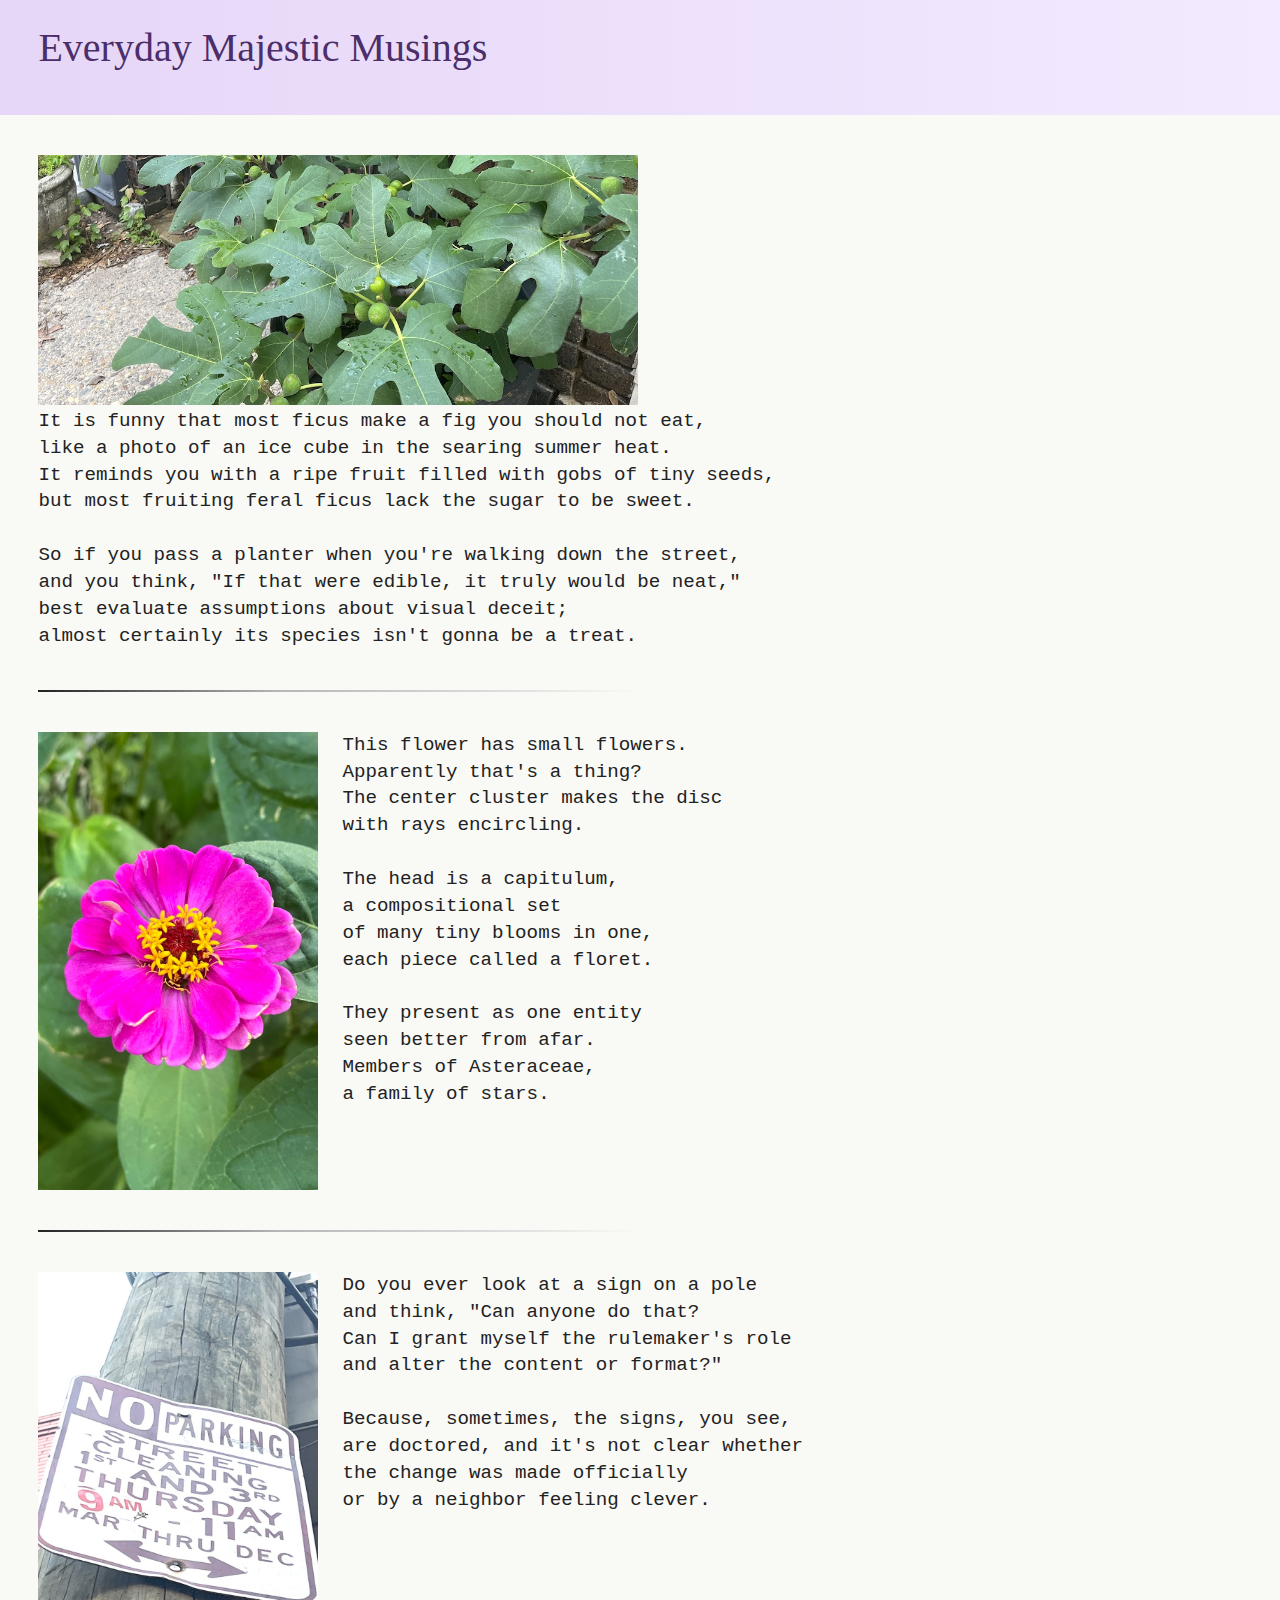
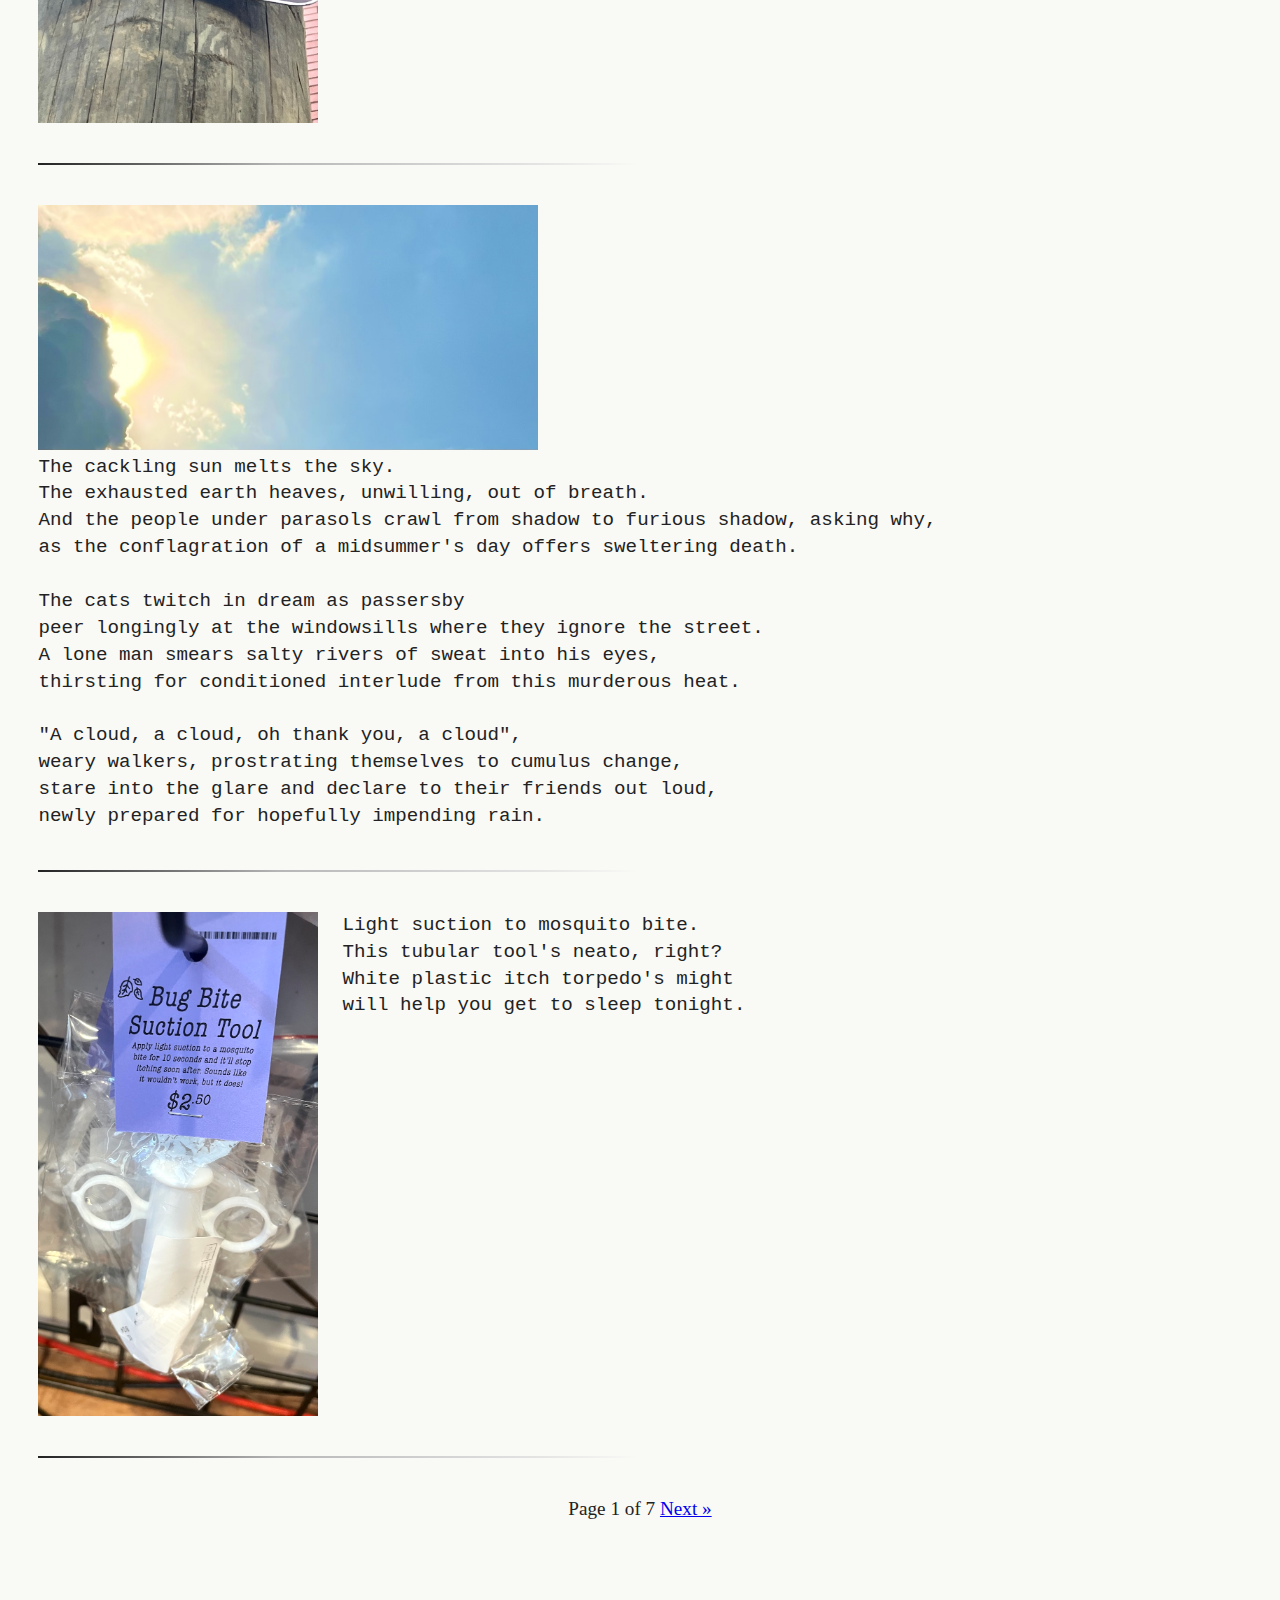
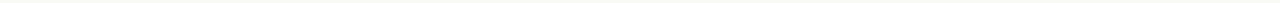
<file: index.html>
<!DOCTYPE html>
<html lang="en">
<head>
  <meta charset="UTF-8">
  <title>Everyday Majestic Musings</title>
  <meta http-equiv="Cache-Control" content="no-store, no-cache, must-revalidate">
  <meta http-equiv="Pragma" content="no-cache">
  <meta http-equiv="Expires" content="0">
  <link rel="stylesheet" href="style.css">
</head>
<body>
  <header class="banner">
    <h1><a href="poems.html" style="color: inherit; text-decoration: none;">Everyday Majestic Musings</a></h1>
  </header>
  <main>
<div class="poem-block" id="poem-0">
<div class="poem-unit">
  <div class="image-row">
    <img src="images/Ficus.jpg" alt="Ficus" style="width:600px">
  </div>
  <pre>It is funny that most ficus make a fig you should not eat,
like a photo of an ice cube in the searing summer heat.
It reminds you with a ripe fruit filled with gobs of tiny seeds,
but most fruiting feral ficus lack the sugar to be sweet.

So if you pass a planter when you're walking down the street,
and you think, "If that were edible, it truly would be neat,"
best evaluate assumptions about visual deceit;
almost certainly its species isn't gonna be a treat.</pre>
</div>
</div>
    <hr>
<div class="poem-block" id="poem-1">
<div class="poem-unit left-image">
  <div class="image-column">
    <img src="images/Asteraceae.jpg" alt="Asteraceae">
  </div>
  <pre>This flower has small flowers.
Apparently that's a thing?
The center cluster makes the disc
with rays encircling.

The head is a capitulum,
a compositional set
of many tiny blooms in one,
each piece called a floret.

They present as one entity
seen better from afar.
Members of Asteraceae,
a family of stars.</pre>
</div>
</div>
    <hr>
<div class="poem-block" id="poem-2">
<div class="poem-unit left-image">
  <div class="image-column">
    <img src="images/AlteredSign.jpg" alt="AlteredSign">
  </div>
  <pre>Do you ever look at a sign on a pole
and think, "Can anyone do that?
Can I grant myself the rulemaker's role
and alter the content or format?"

Because, sometimes, the signs, you see,
are doctored, and it's not clear whether
the change was made officially
or by a neighbor feeling clever.</pre>
</div>
</div>
    <hr>
<div class="poem-block" id="poem-3">
<div class="poem-unit">
  <div class="image-row">
    <img src="images/CacklingSun.jpg" alt="CacklingSun" style="width:500px">
  </div>
  <pre>The cackling sun melts the sky.
The exhausted earth heaves, unwilling, out of breath.
And the people under parasols crawl from shadow to furious shadow, asking why,
as the conflagration of a midsummer's day offers sweltering death.

The cats twitch in dream as passersby
peer longingly at the windowsills where they ignore the street.
A lone man smears salty rivers of sweat into his eyes,
thirsting for conditioned interlude from this murderous heat.

"A cloud, a cloud, oh thank you, a cloud",
weary walkers, prostrating themselves to cumulus change,
stare into the glare and declare to their friends out loud,
newly prepared for hopefully impending rain.</pre>
</div>
</div>
    <hr>
<div class="poem-block" id="poem-4">
<div class="poem-unit left-image">
  <div class="image-column">
    <img src="images/SuctionTool.jpg" alt="SuctionTool">
  </div>
  <pre>Light suction to mosquito bite.
This tubular tool's neato, right?
White plastic itch torpedo's might
will help you get to sleep tonight.</pre>
</div>
</div>
    <hr>
<div class="pagination" style="text-align:center;margin:2em 0 1em 0;font-size:1.2em;">
 Page 1 of 7 <a href="page2.html">Next &raquo;</a></div>
  </main>
  <script>

  document.addEventListener('DOMContentLoaded', function() {
    document.querySelectorAll('img').forEach(function(img) {
      img.addEventListener('click', function(e) {
        if (img.classList.contains('enlarged-image')) {
          img.classList.remove('enlarged-image');
          const backdrop = document.querySelector('.enlarged-image-backdrop');
          if (backdrop) backdrop.remove();
        } else {
          const backdrop = document.createElement('div');
          backdrop.className = 'enlarged-image-backdrop';
          backdrop.onclick = function() {
            img.classList.remove('enlarged-image');
            backdrop.remove();
          };
          document.body.appendChild(backdrop);
          img.classList.add('enlarged-image');
        }
        e.stopPropagation();
      });
    });
  });
          </script>
</body>
</html>
</file>
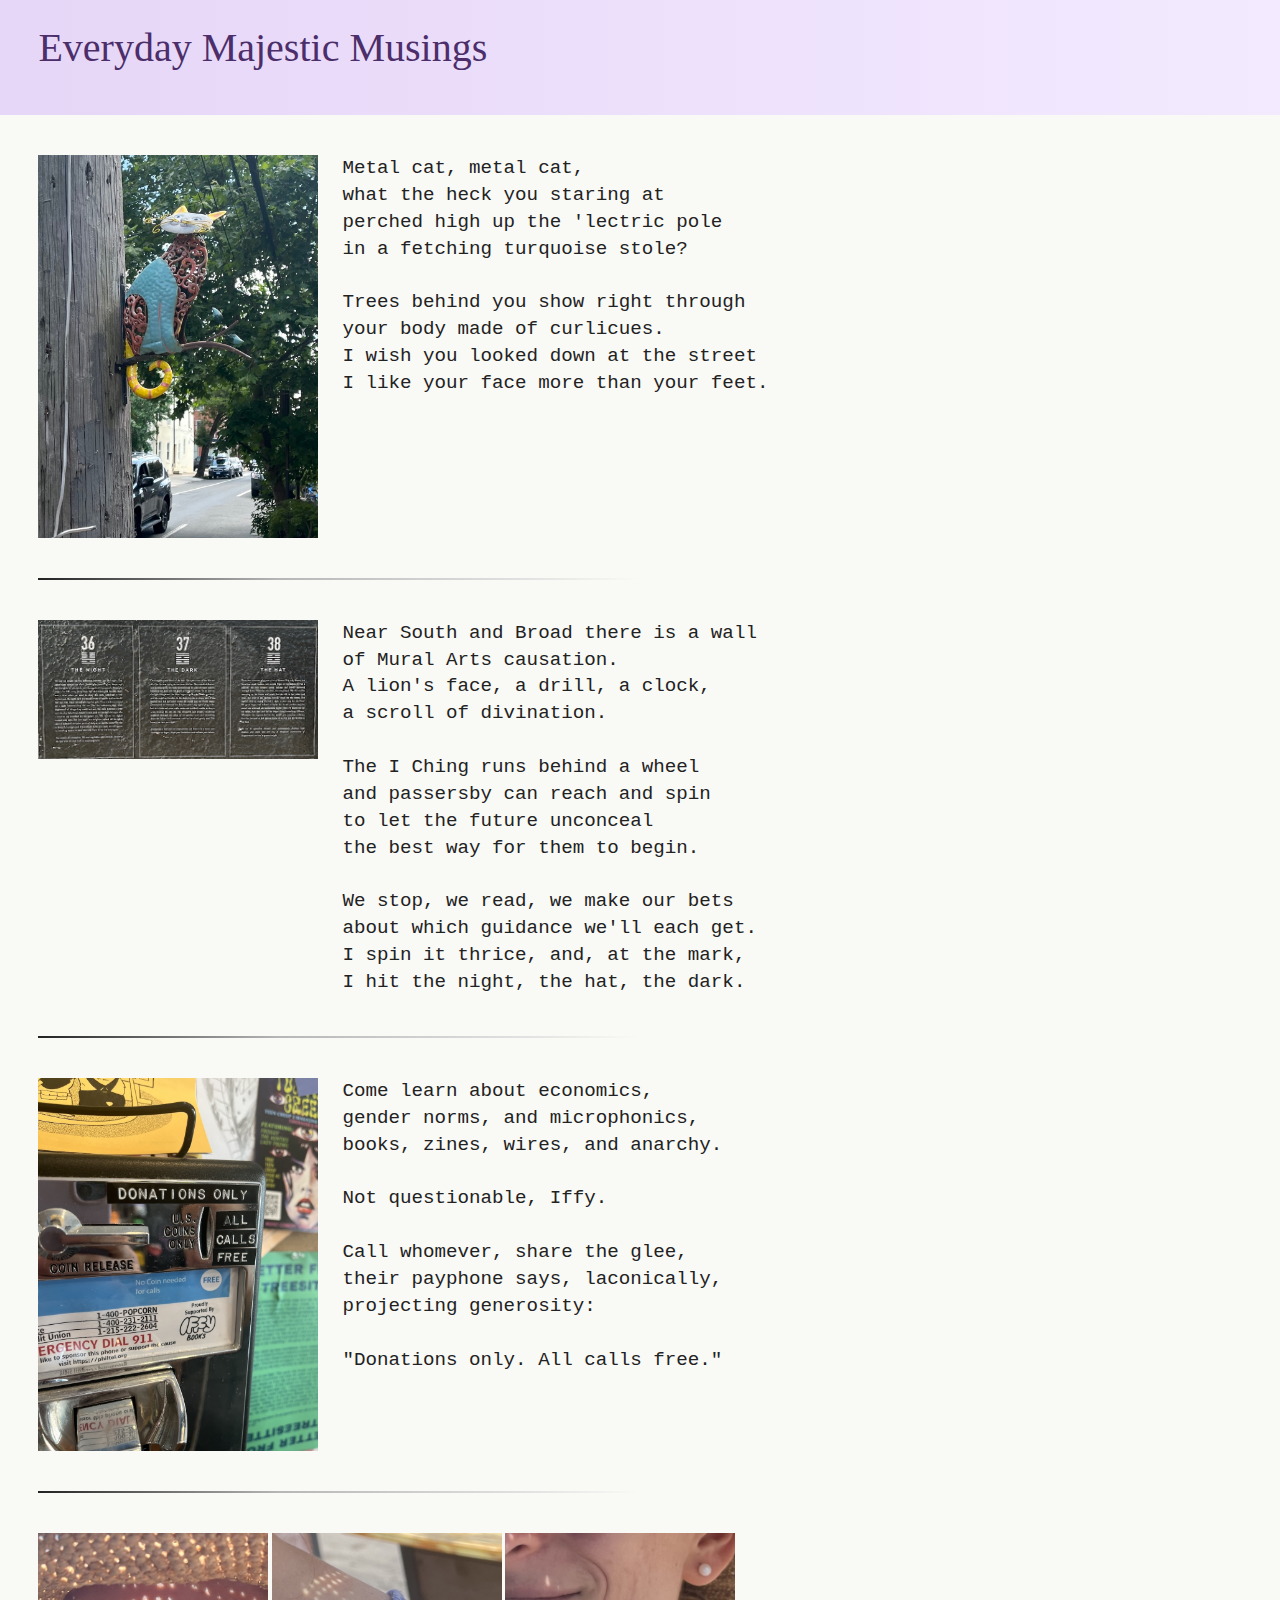
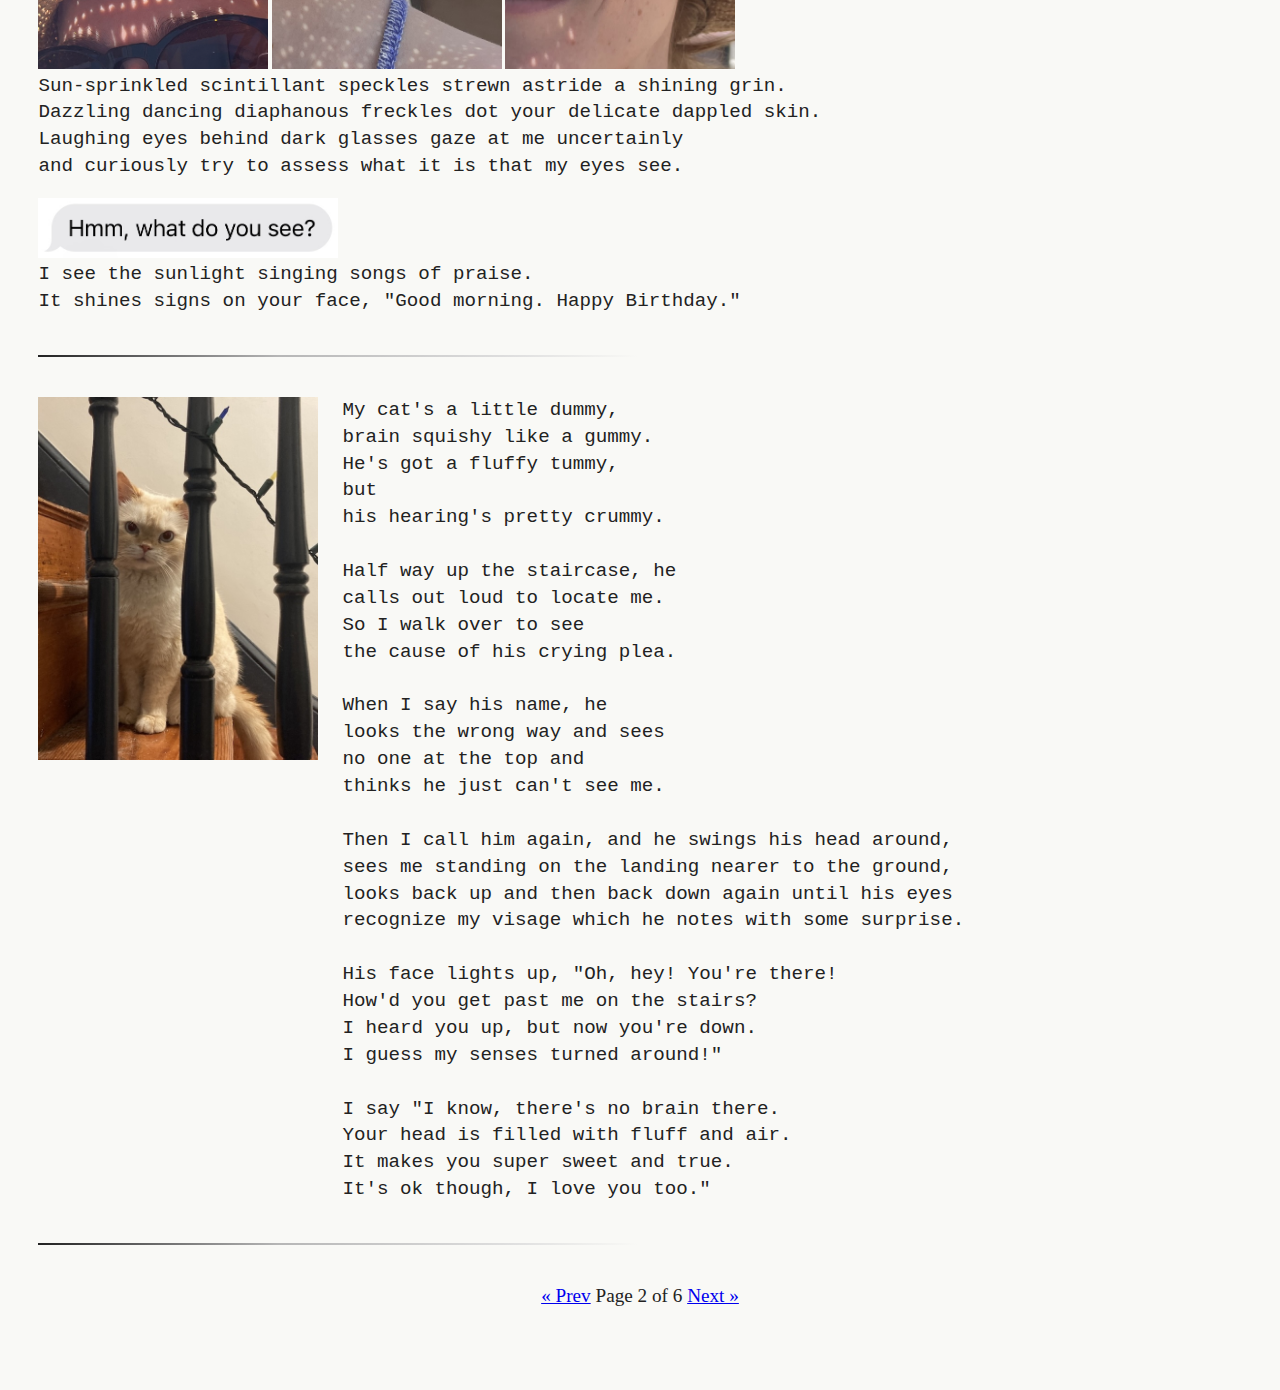
<file: page2.html>
<!DOCTYPE html>
<html lang="en">
<head>
  <meta charset="UTF-8">
  <title>Everyday Majestic Musings</title>
  <meta http-equiv="Cache-Control" content="no-store, no-cache, must-revalidate">
  <meta http-equiv="Pragma" content="no-cache">
  <meta http-equiv="Expires" content="0">
  <link rel="stylesheet" href="style.css">
</head>
<body>
  <header class="banner">
    <h1>Everyday Majestic Musings</h1>
  </header>
  <main>
<div class="poem-block">
<div class="poem-unit left-image">
  <div class="image-column">
    <img src="images/MetalCat.jpg" alt="MetalCat">
  </div>
  <pre>Metal cat, metal cat, 
what the heck you staring at
perched high up the 'lectric pole
in a fetching turquoise stole?

Trees behind you show right through 
your body made of curlicues.
I wish you looked down at the street 
I like your face more than your feet.</pre>
</div>
</div>
    <hr>
<div class="poem-block">
<div class="poem-unit left-image">
  <div class="image-column">
    <img src="images/NightHatDark.jpg" alt="NightHatDark">
  </div>
  <pre>Near South and Broad there is a wall
of Mural Arts causation.
A lion's face, a drill, a clock,
a scroll of divination.

The I Ching runs behind a wheel
and passersby can reach and spin
to let the future unconceal
the best way for them to begin.

We stop, we read, we make our bets
about which guidance we'll each get.
I spin it thrice, and, at the mark,
I hit the night, the hat, the dark.</pre>
</div>
</div>
    <hr>
<div class="poem-block">
<div class="poem-unit left-image">
  <div class="image-column">
    <img src="images/AllCallsFree.jpg" alt="AllCallsFree">
  </div>
  <pre>Come learn about economics,
gender norms, and microphonics,
books, zines, wires, and anarchy.

Not questionable, Iffy.

Call whomever, share the glee,
their payphone says, laconically,
projecting generosity:

"Donations only. All calls free."</pre>
</div>
</div>
    <hr>
<div class="poem-block">
<div class="poem-unit">
  <div class="image-row">
    <img src="images/Speckles1.jpg" alt="Speckles1" style="width:230px">
    <img src="images/Speckles2.jpg" alt="Speckles2" style="width:230px">
    <img src="images/Speckles3.jpg" alt="Speckles3" style="width:230px">
  </div>
  <pre>Sun-sprinkled scintillant speckles strewn astride a shining grin.
Dazzling dancing diaphanous freckles dot your delicate dappled skin.
Laughing eyes behind dark glasses gaze at me uncertainly
and curiously try to assess what it is that my eyes see.</pre>
</div>
<br>
<div class="poem-unit">
  <div class="image-row">
    <img src="images/WhatISee.jpg" alt="WhatISee" style="width:300px">
  </div>
  <pre>I see the sunlight singing songs of praise. 
It shines signs on your face, "Good morning. Happy Birthday."</pre>
</div>
</div>
    <hr>
<div class="poem-block">
<div class="poem-unit left-image">
  <div class="image-column">
    <img src="images/ArthurOnTheStairs.jpg" alt="ArthurOnTheStairs">
  </div>
  <pre>My cat's a little dummy,
brain squishy like a gummy.
He's got a fluffy tummy,
but
his hearing's pretty crummy.

Half way up the staircase, he
calls out loud to locate me.
So I walk over to see
the cause of his crying plea.

When I say his name, he
looks the wrong way and sees
no one at the top and
thinks he just can't see me.

Then I call him again, and he swings his head around,
sees me standing on the landing nearer to the ground,
looks back up and then back down again until his eyes
recognize my visage which he notes with some surprise.

His face lights up, "Oh, hey! You're there!
How'd you get past me on the stairs?
I heard you up, but now you're down.
I guess my senses turned around!"

I say "I know, there's no brain there.
Your head is filled with fluff and air.
It makes you super sweet and true.
It's ok though, I love you too."</pre>
</div>
</div>
    <hr>
<div class="pagination" style="text-align:center;margin:2em 0 1em 0;font-size:1.2em;">
<a href="index.html">&laquo; Prev</a>  Page 2 of 6 <a href="page3.html">Next &raquo;</a></div>
  </main>
  <script>

  document.addEventListener('DOMContentLoaded', function() {
    document.querySelectorAll('img').forEach(function(img) {
      img.addEventListener('click', function(e) {
        if (img.classList.contains('enlarged-image')) {
          img.classList.remove('enlarged-image');
          const backdrop = document.querySelector('.enlarged-image-backdrop');
          if (backdrop) backdrop.remove();
        } else {
          const backdrop = document.createElement('div');
          backdrop.className = 'enlarged-image-backdrop';
          backdrop.onclick = function() {
            img.classList.remove('enlarged-image');
            backdrop.remove();
          };
          document.body.appendChild(backdrop);
          img.classList.add('enlarged-image');
        }
        e.stopPropagation();
      });
    });
  });
          </script>
</body>
</html>
</file>
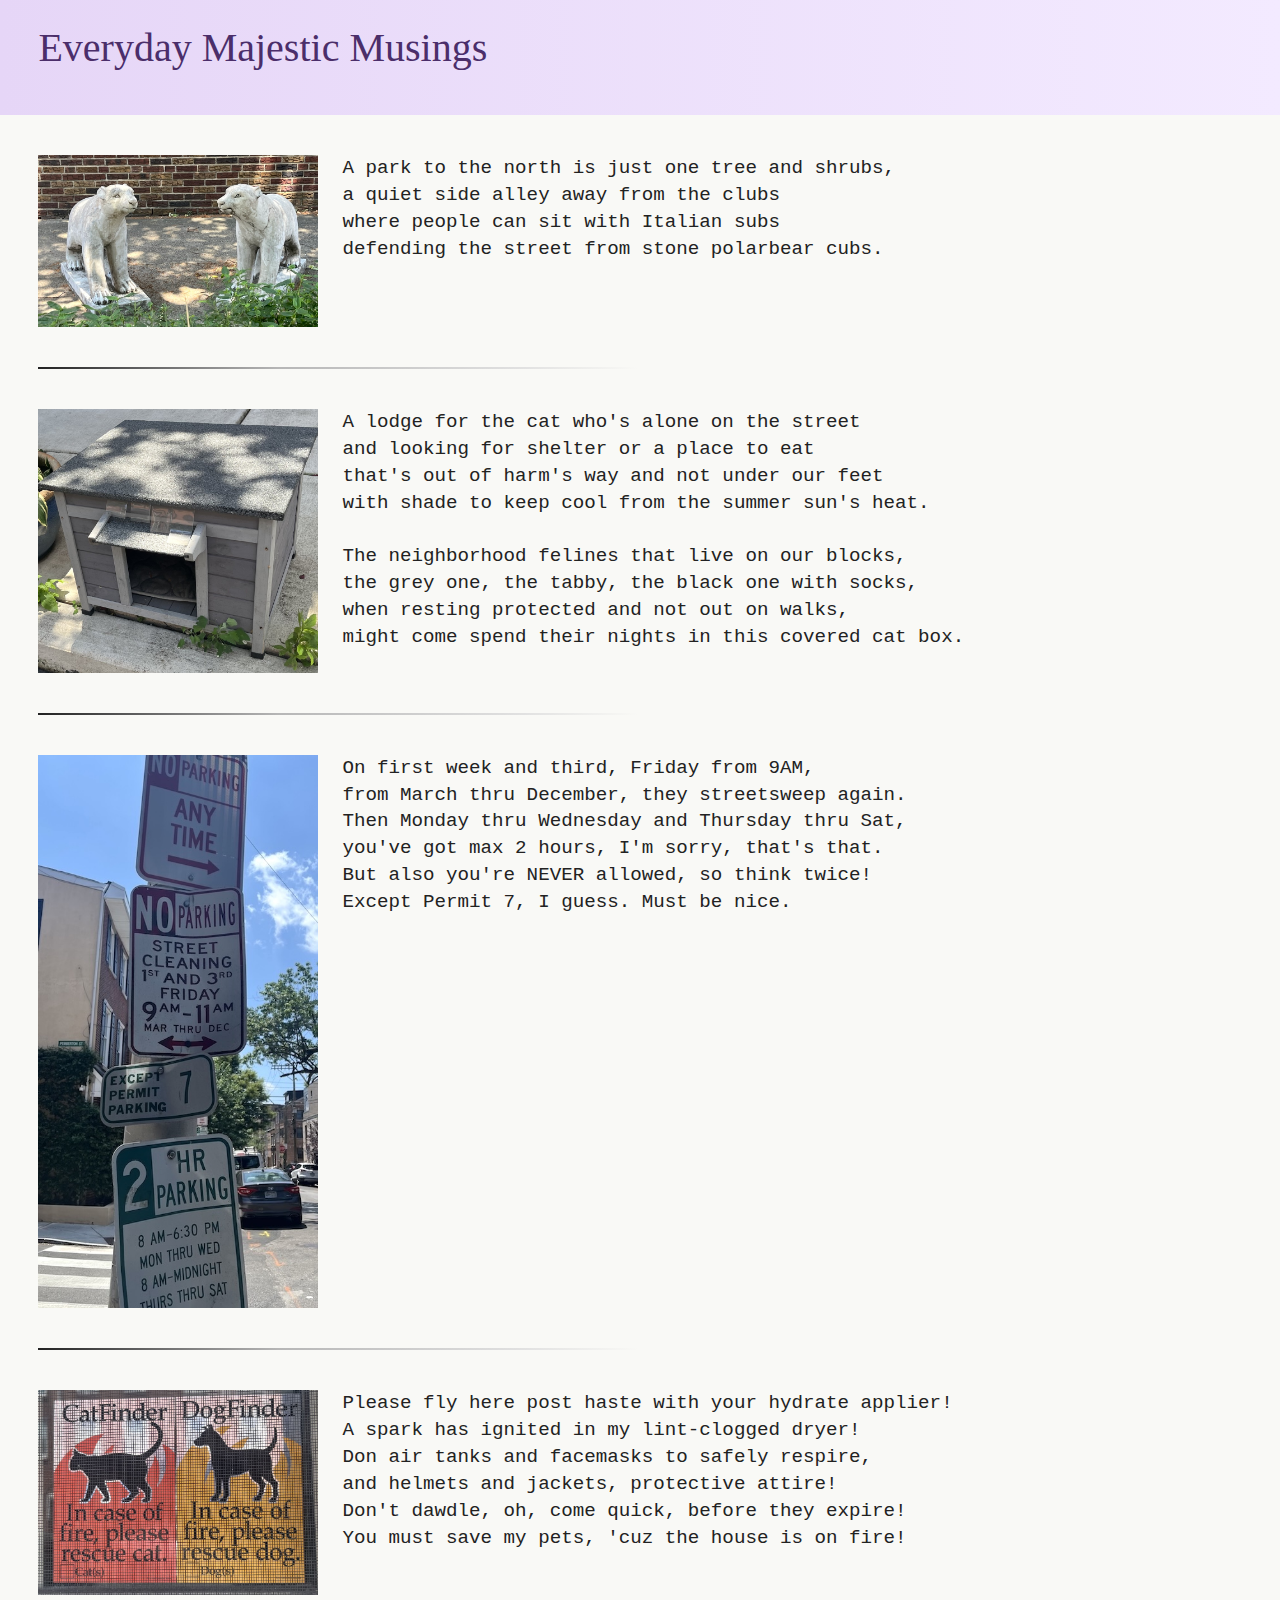
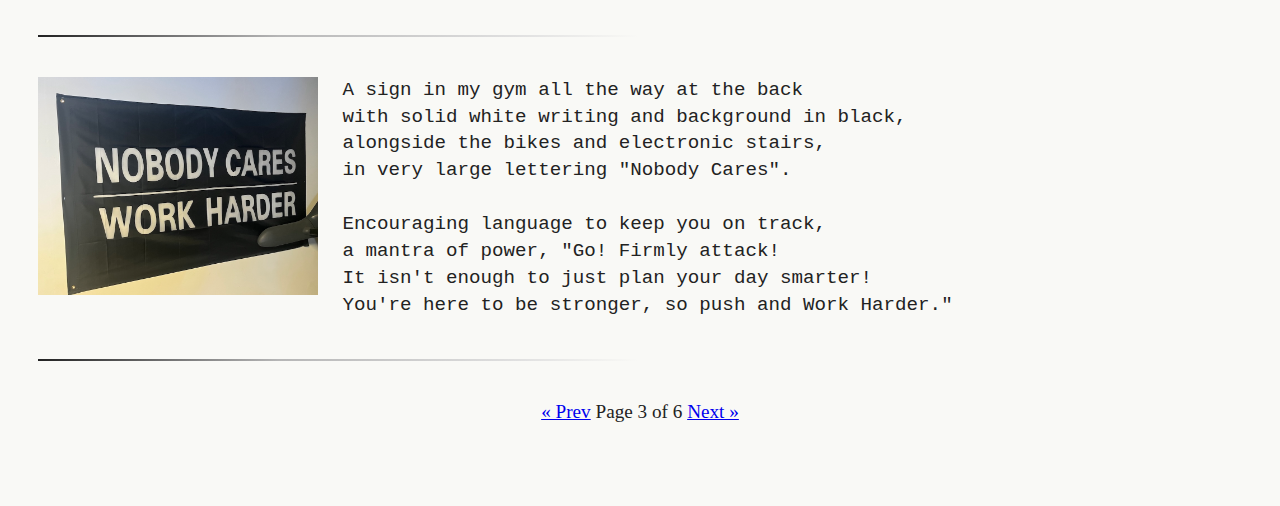
<file: page3.html>
<!DOCTYPE html>
<html lang="en">
<head>
  <meta charset="UTF-8">
  <title>Everyday Majestic Musings</title>
  <meta http-equiv="Cache-Control" content="no-store, no-cache, must-revalidate">
  <meta http-equiv="Pragma" content="no-cache">
  <meta http-equiv="Expires" content="0">
  <link rel="stylesheet" href="style.css">
</head>
<body>
  <header class="banner">
    <h1>Everyday Majestic Musings</h1>
  </header>
  <main>
<div class="poem-block">
<div class="poem-unit left-image">
  <div class="image-column">
    <img src="images/StonePolarbears.jpg" alt="StonePolarbears">
  </div>
  <pre>A park to the north is just one tree and shrubs,
a quiet side alley away from the clubs
where people can sit with Italian subs
defending the street from stone polarbear cubs.</pre>
</div>
</div>
    <hr>
<div class="poem-block">
<div class="poem-unit left-image">
  <div class="image-column">
    <img src="images/CatHouse.jpg" alt="CatHouse">
  </div>
  <pre>A lodge for the cat who's alone on the street
and looking for shelter or a place to eat
that's out of harm's way and not under our feet
with shade to keep cool from the summer sun's heat.

The neighborhood felines that live on our blocks,
the grey one, the tabby, the black one with socks,
when resting protected and not out on walks,
might come spend their nights in this covered cat box.</pre>
</div>
</div>
    <hr>
<div class="poem-block">
<div class="poem-unit left-image">
  <div class="image-column">
    <img src="images/NoParking.jpg" alt="NoParking">
  </div>
  <pre>On first week and third, Friday from 9AM,
from March thru December, they streetsweep again.
Then Monday thru Wednesday and Thursday thru Sat,
you've got max 2 hours, I'm sorry, that's that.
But also you're NEVER allowed, so think twice!
Except Permit 7, I guess. Must be nice.</pre>
</div>
</div>
    <hr>
<div class="poem-block">
<div class="poem-unit left-image">
  <div class="image-column">
    <img src="images/SaveMyPets.jpg" alt="SaveMyPets">
  </div>
  <pre>Please fly here post haste with your hydrate applier!
A spark has ignited in my lint-clogged dryer!
Don air tanks and facemasks to safely respire,
and helmets and jackets, protective attire!
Don't dawdle, oh, come quick, before they expire!
You must save my pets, 'cuz the house is on fire!</pre>
</div>
</div>
    <hr>
<div class="poem-block">
<div class="poem-unit left-image">
  <div class="image-column">
    <img src="images/WorkHarder.jpg" alt="WorkHarder">
  </div>
  <pre>A sign in my gym all the way at the back
with solid white writing and background in black,
alongside the bikes and electronic stairs,
in very large lettering "Nobody Cares".

Encouraging language to keep you on track,
a mantra of power, "Go! Firmly attack!
It isn't enough to just plan your day smarter!
You're here to be stronger, so push and Work Harder."</pre>
</div>
</div>
    <hr>
<div class="pagination" style="text-align:center;margin:2em 0 1em 0;font-size:1.2em;">
<a href="page2.html">&laquo; Prev</a>  Page 3 of 6 <a href="page4.html">Next &raquo;</a></div>
  </main>
  <script>

  document.addEventListener('DOMContentLoaded', function() {
    document.querySelectorAll('img').forEach(function(img) {
      img.addEventListener('click', function(e) {
        if (img.classList.contains('enlarged-image')) {
          img.classList.remove('enlarged-image');
          const backdrop = document.querySelector('.enlarged-image-backdrop');
          if (backdrop) backdrop.remove();
        } else {
          const backdrop = document.createElement('div');
          backdrop.className = 'enlarged-image-backdrop';
          backdrop.onclick = function() {
            img.classList.remove('enlarged-image');
            backdrop.remove();
          };
          document.body.appendChild(backdrop);
          img.classList.add('enlarged-image');
        }
        e.stopPropagation();
      });
    });
  });
          </script>
</body>
</html>
</file>
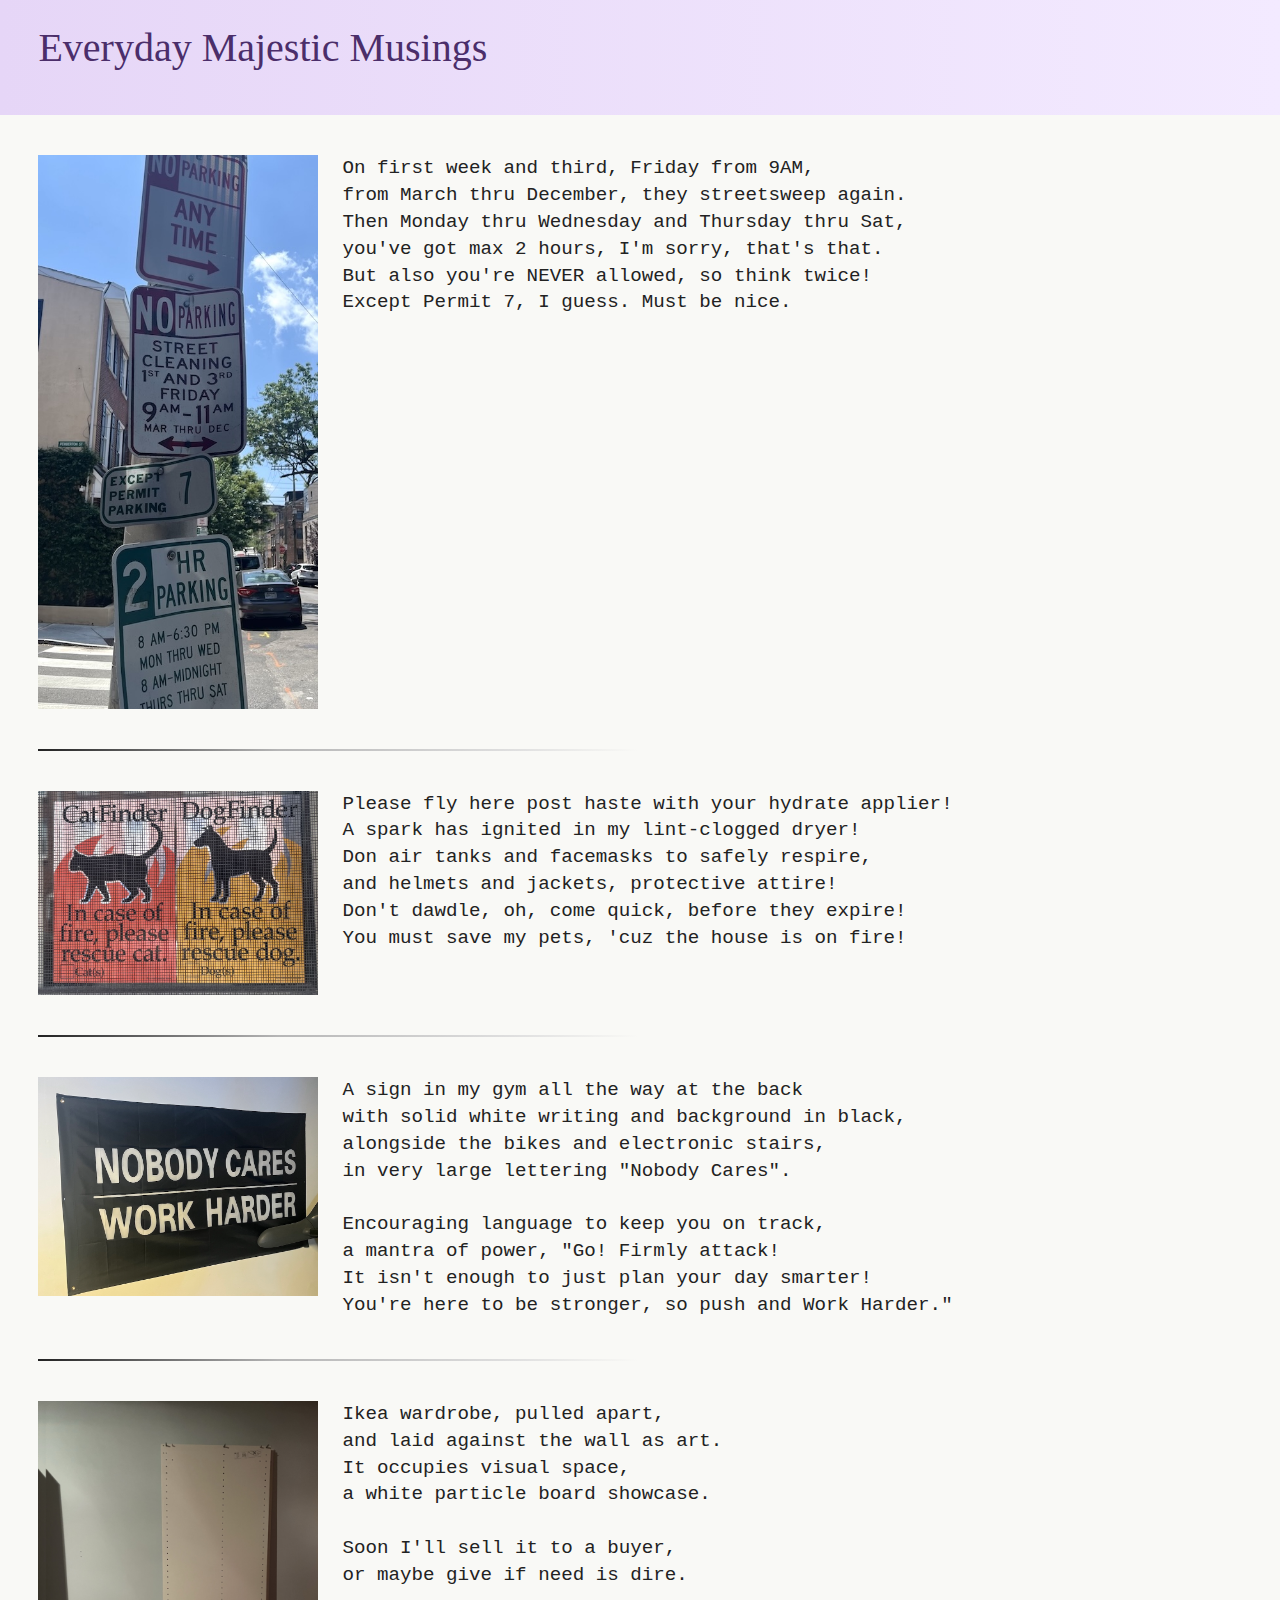
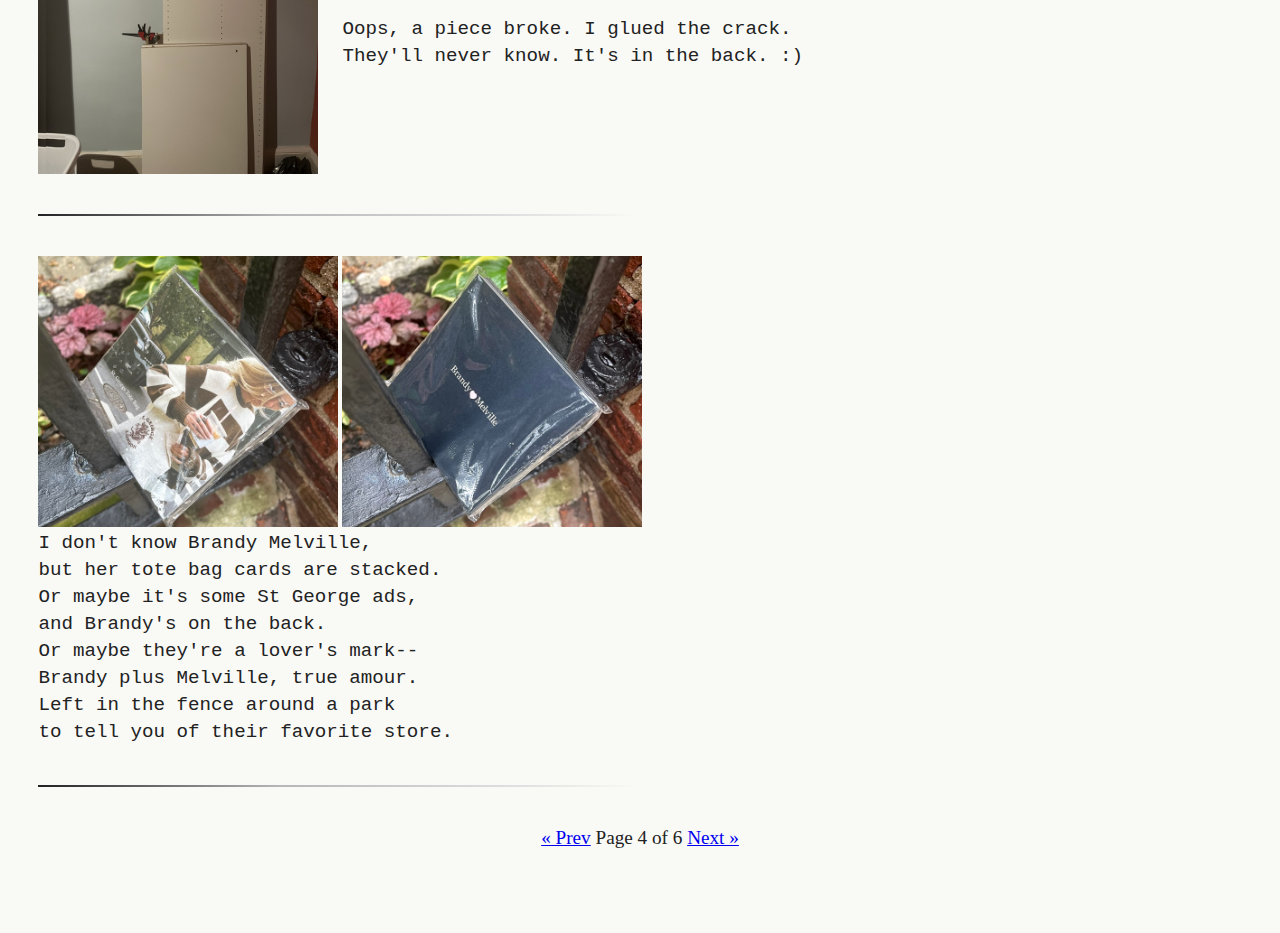
<file: page4.html>
<!DOCTYPE html>
<html lang="en">
<head>
  <meta charset="UTF-8">
  <title>Everyday Majestic Musings</title>
  <meta http-equiv="Cache-Control" content="no-store, no-cache, must-revalidate">
  <meta http-equiv="Pragma" content="no-cache">
  <meta http-equiv="Expires" content="0">
  <link rel="stylesheet" href="style.css">
</head>
<body>
  <header class="banner">
    <h1>Everyday Majestic Musings</h1>
  </header>
  <main>
<div class="poem-block">
<div class="poem-unit left-image">
  <div class="image-column">
    <img src="images/NoParking.jpg" alt="NoParking">
  </div>
  <pre>On first week and third, Friday from 9AM,
from March thru December, they streetsweep again.
Then Monday thru Wednesday and Thursday thru Sat,
you've got max 2 hours, I'm sorry, that's that.
But also you're NEVER allowed, so think twice!
Except Permit 7, I guess. Must be nice.</pre>
</div>
</div>
    <hr>
<div class="poem-block">
<div class="poem-unit left-image">
  <div class="image-column">
    <img src="images/SaveMyPets.jpg" alt="SaveMyPets">
  </div>
  <pre>Please fly here post haste with your hydrate applier!
A spark has ignited in my lint-clogged dryer!
Don air tanks and facemasks to safely respire,
and helmets and jackets, protective attire!
Don't dawdle, oh, come quick, before they expire!
You must save my pets, 'cuz the house is on fire!</pre>
</div>
</div>
    <hr>
<div class="poem-block">
<div class="poem-unit left-image">
  <div class="image-column">
    <img src="images/WorkHarder.jpg" alt="WorkHarder">
  </div>
  <pre>A sign in my gym all the way at the back
with solid white writing and background in black,
alongside the bikes and electronic stairs,
in very large lettering "Nobody Cares".

Encouraging language to keep you on track,
a mantra of power, "Go! Firmly attack!
It isn't enough to just plan your day smarter!
You're here to be stronger, so push and Work Harder."</pre>
</div>
</div>
    <hr>
<div class="poem-block">
<div class="poem-unit left-image">
  <div class="image-column">
    <img src="images/IkeaWardrobe.jpg" alt="IkeaWardrobe">
  </div>
  <pre>Ikea wardrobe, pulled apart,
and laid against the wall as art.
It occupies visual space,
a white particle board showcase.

Soon I'll sell it to a buyer,
or maybe give if need is dire.

Oops, a piece broke. I glued the crack.
They'll never know. It's in the back. :)</pre>
</div>
</div>
    <hr>
<div class="poem-block">
<div class="poem-unit">
  <div class="image-row">
    <img src="images/BrandyMelville1.jpg" alt="BrandyMelville1" style="width:300px">
    <img src="images/BrandyMelville2.jpg" alt="BrandyMelville2" style="width:300px">
  </div>
  <pre>I don't know Brandy Melville,
but her tote bag cards are stacked.
Or maybe it's some St George ads,
and Brandy's on the back.
Or maybe they're a lover's mark--
Brandy plus Melville, true amour.
Left in the fence around a park
to tell you of their favorite store.</pre>
</div>
</div>
    <hr>
<div class="pagination" style="text-align:center;margin:2em 0 1em 0;font-size:1.2em;">
<a href="page3.html">&laquo; Prev</a>  Page 4 of 6 <a href="page5.html">Next &raquo;</a></div>
  </main>
  <script>

  document.addEventListener('DOMContentLoaded', function() {
    document.querySelectorAll('img').forEach(function(img) {
      img.addEventListener('click', function(e) {
        if (img.classList.contains('enlarged-image')) {
          img.classList.remove('enlarged-image');
          const backdrop = document.querySelector('.enlarged-image-backdrop');
          if (backdrop) backdrop.remove();
        } else {
          const backdrop = document.createElement('div');
          backdrop.className = 'enlarged-image-backdrop';
          backdrop.onclick = function() {
            img.classList.remove('enlarged-image');
            backdrop.remove();
          };
          document.body.appendChild(backdrop);
          img.classList.add('enlarged-image');
        }
        e.stopPropagation();
      });
    });
  });
          </script>
</body>
</html>
</file>
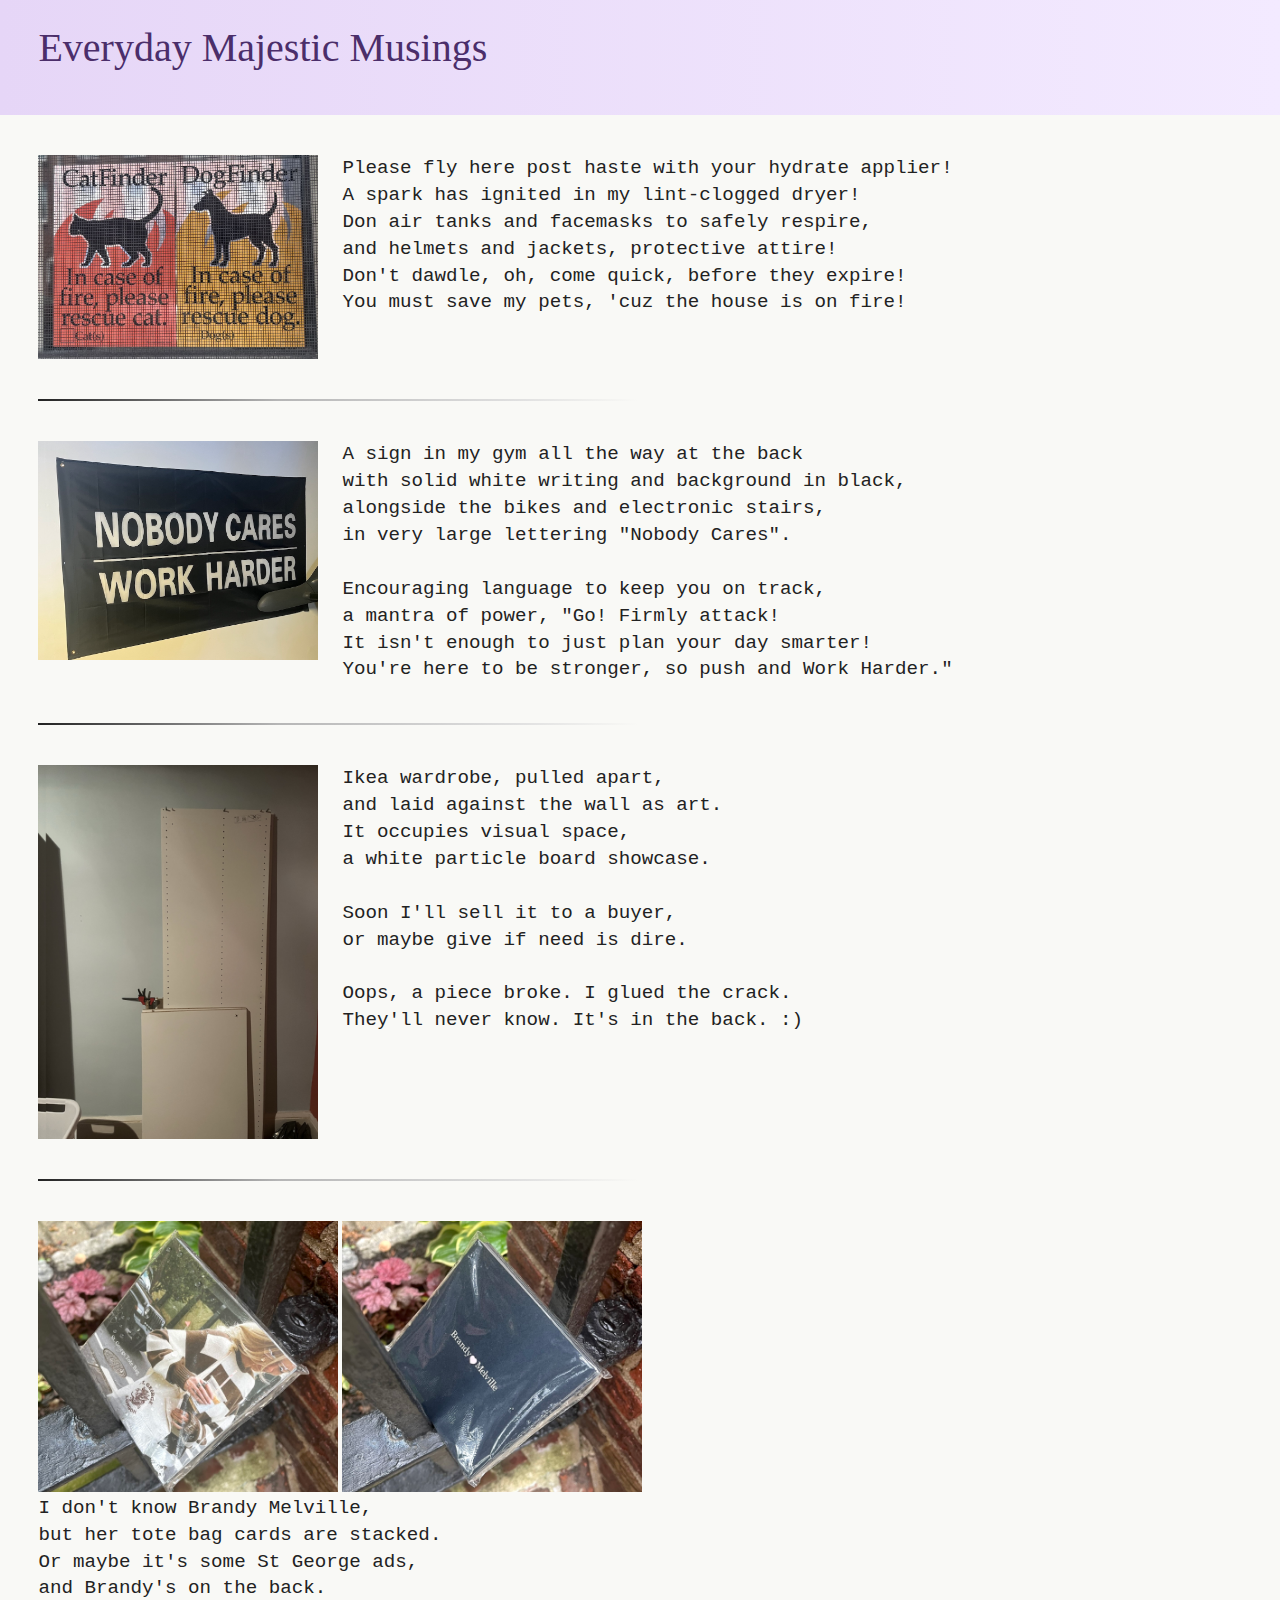
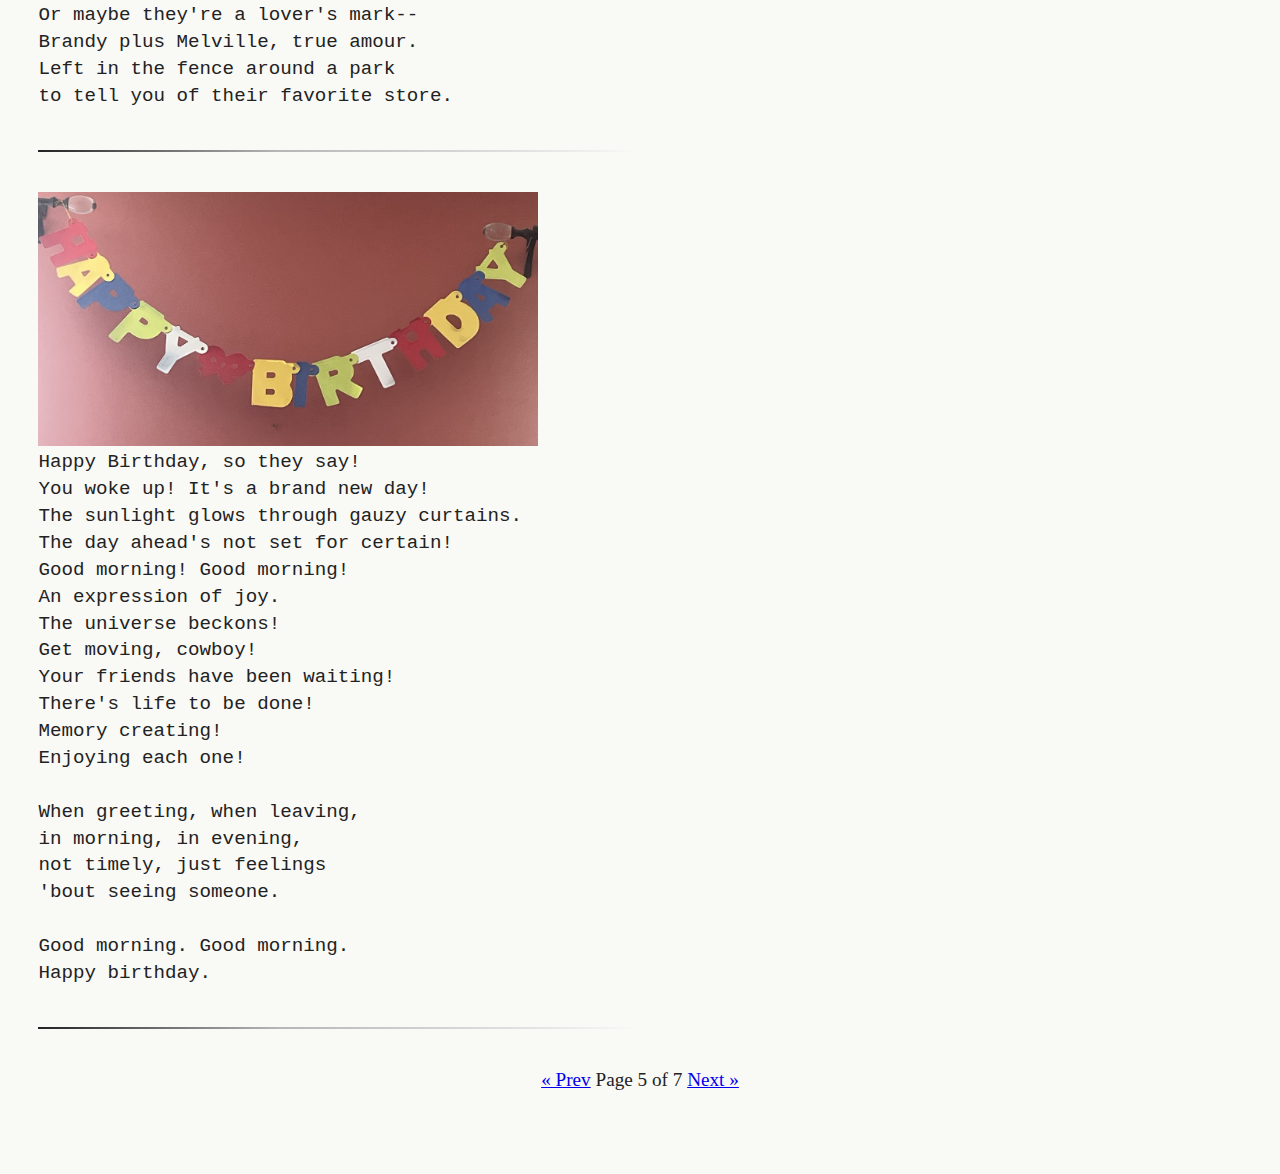
<file: page5.html>
<!DOCTYPE html>
<html lang="en">
<head>
  <meta charset="UTF-8">
  <title>Everyday Majestic Musings</title>
  <meta http-equiv="Cache-Control" content="no-store, no-cache, must-revalidate">
  <meta http-equiv="Pragma" content="no-cache">
  <meta http-equiv="Expires" content="0">
  <link rel="stylesheet" href="style.css">
</head>
<body>
  <header class="banner">
    <h1><a href="poems.html" style="color: inherit; text-decoration: none;">Everyday Majestic Musings</a></h1>
  </header>
  <main>
<div class="poem-block" id="poem-20">
<div class="poem-unit left-image">
  <div class="image-column">
    <img src="images/SaveMyPets.jpg" alt="SaveMyPets">
  </div>
  <pre>Please fly here post haste with your hydrate applier!
A spark has ignited in my lint-clogged dryer!
Don air tanks and facemasks to safely respire,
and helmets and jackets, protective attire!
Don't dawdle, oh, come quick, before they expire!
You must save my pets, 'cuz the house is on fire!</pre>
</div>
</div>
    <hr>
<div class="poem-block" id="poem-21">
<div class="poem-unit left-image">
  <div class="image-column">
    <img src="images/WorkHarder.jpg" alt="WorkHarder">
  </div>
  <pre>A sign in my gym all the way at the back
with solid white writing and background in black,
alongside the bikes and electronic stairs,
in very large lettering "Nobody Cares".

Encouraging language to keep you on track,
a mantra of power, "Go! Firmly attack!
It isn't enough to just plan your day smarter!
You're here to be stronger, so push and Work Harder."</pre>
</div>
</div>
    <hr>
<div class="poem-block" id="poem-22">
<div class="poem-unit left-image">
  <div class="image-column">
    <img src="images/IkeaWardrobe.jpg" alt="IkeaWardrobe">
  </div>
  <pre>Ikea wardrobe, pulled apart,
and laid against the wall as art.
It occupies visual space,
a white particle board showcase.

Soon I'll sell it to a buyer,
or maybe give if need is dire.

Oops, a piece broke. I glued the crack.
They'll never know. It's in the back. :)</pre>
</div>
</div>
    <hr>
<div class="poem-block" id="poem-23">
<div class="poem-unit">
  <div class="image-row">
    <img src="images/BrandyMelville1.jpg" alt="BrandyMelville1" style="width:300px">
    <img src="images/BrandyMelville2.jpg" alt="BrandyMelville2" style="width:300px">
  </div>
  <pre>I don't know Brandy Melville,
but her tote bag cards are stacked.
Or maybe it's some St George ads,
and Brandy's on the back.
Or maybe they're a lover's mark--
Brandy plus Melville, true amour.
Left in the fence around a park
to tell you of their favorite store.</pre>
</div>
</div>
    <hr>
<div class="poem-block" id="poem-24">
<div class="poem-unit">
  <div class="image-row">
    <img src="images/HappyBirthday.jpg" alt="HappyBirthday" style="width:500px">
  </div>
  <pre>Happy Birthday, so they say!
You woke up! It's a brand new day!
The sunlight glows through gauzy curtains.
The day ahead's not set for certain!
Good morning! Good morning!
An expression of joy.
The universe beckons!
Get moving, cowboy!
Your friends have been waiting!
There's life to be done!
Memory creating!
Enjoying each one!

When greeting, when leaving,
in morning, in evening,
not timely, just feelings
'bout seeing someone.

Good morning. Good morning.
Happy birthday.</pre>
</div>
</div>
    <hr>
<div class="pagination" style="text-align:center;margin:2em 0 1em 0;font-size:1.2em;">
<a href="page4.html">&laquo; Prev</a>  Page 5 of 7 <a href="page6.html">Next &raquo;</a></div>
  </main>
  <script>

  document.addEventListener('DOMContentLoaded', function() {
    document.querySelectorAll('img').forEach(function(img) {
      img.addEventListener('click', function(e) {
        if (img.classList.contains('enlarged-image')) {
          img.classList.remove('enlarged-image');
          const backdrop = document.querySelector('.enlarged-image-backdrop');
          if (backdrop) backdrop.remove();
        } else {
          const backdrop = document.createElement('div');
          backdrop.className = 'enlarged-image-backdrop';
          backdrop.onclick = function() {
            img.classList.remove('enlarged-image');
            backdrop.remove();
          };
          document.body.appendChild(backdrop);
          img.classList.add('enlarged-image');
        }
        e.stopPropagation();
      });
    });
  });
          </script>
</body>
</html>
</file>
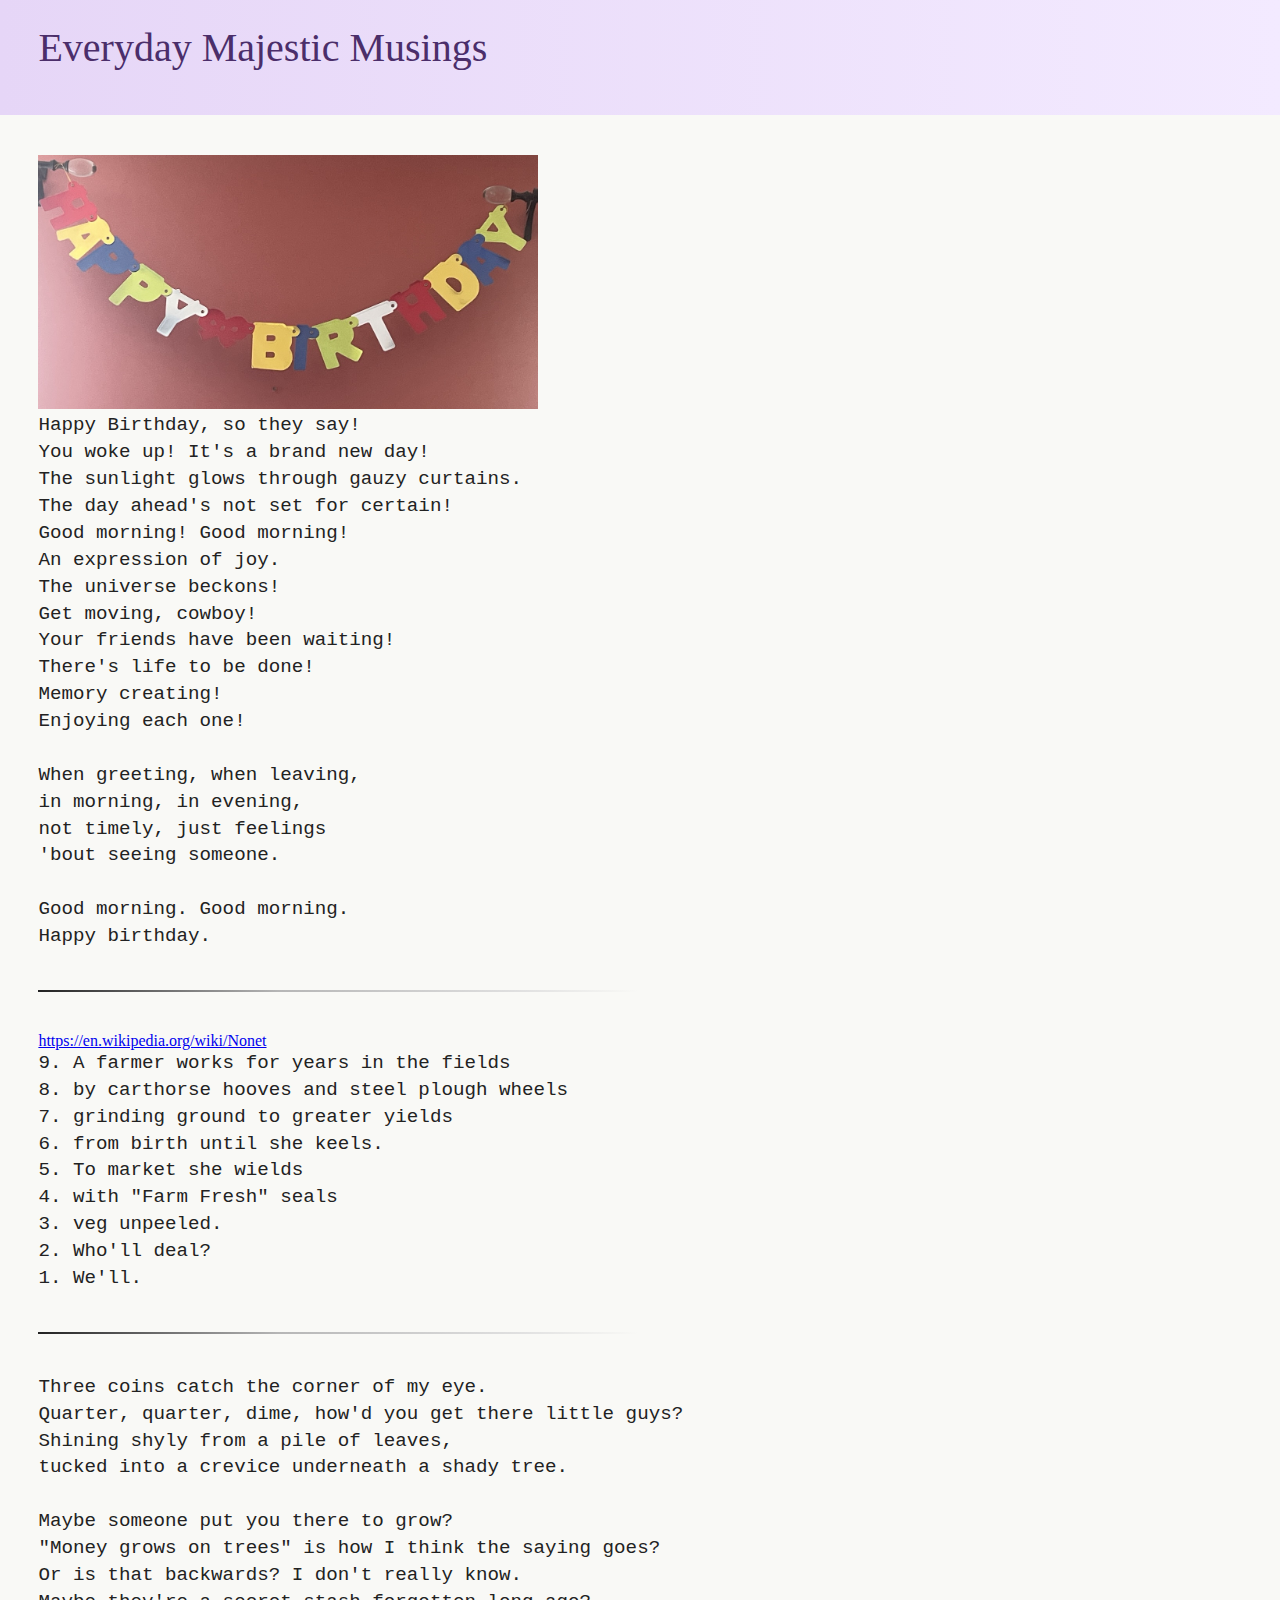
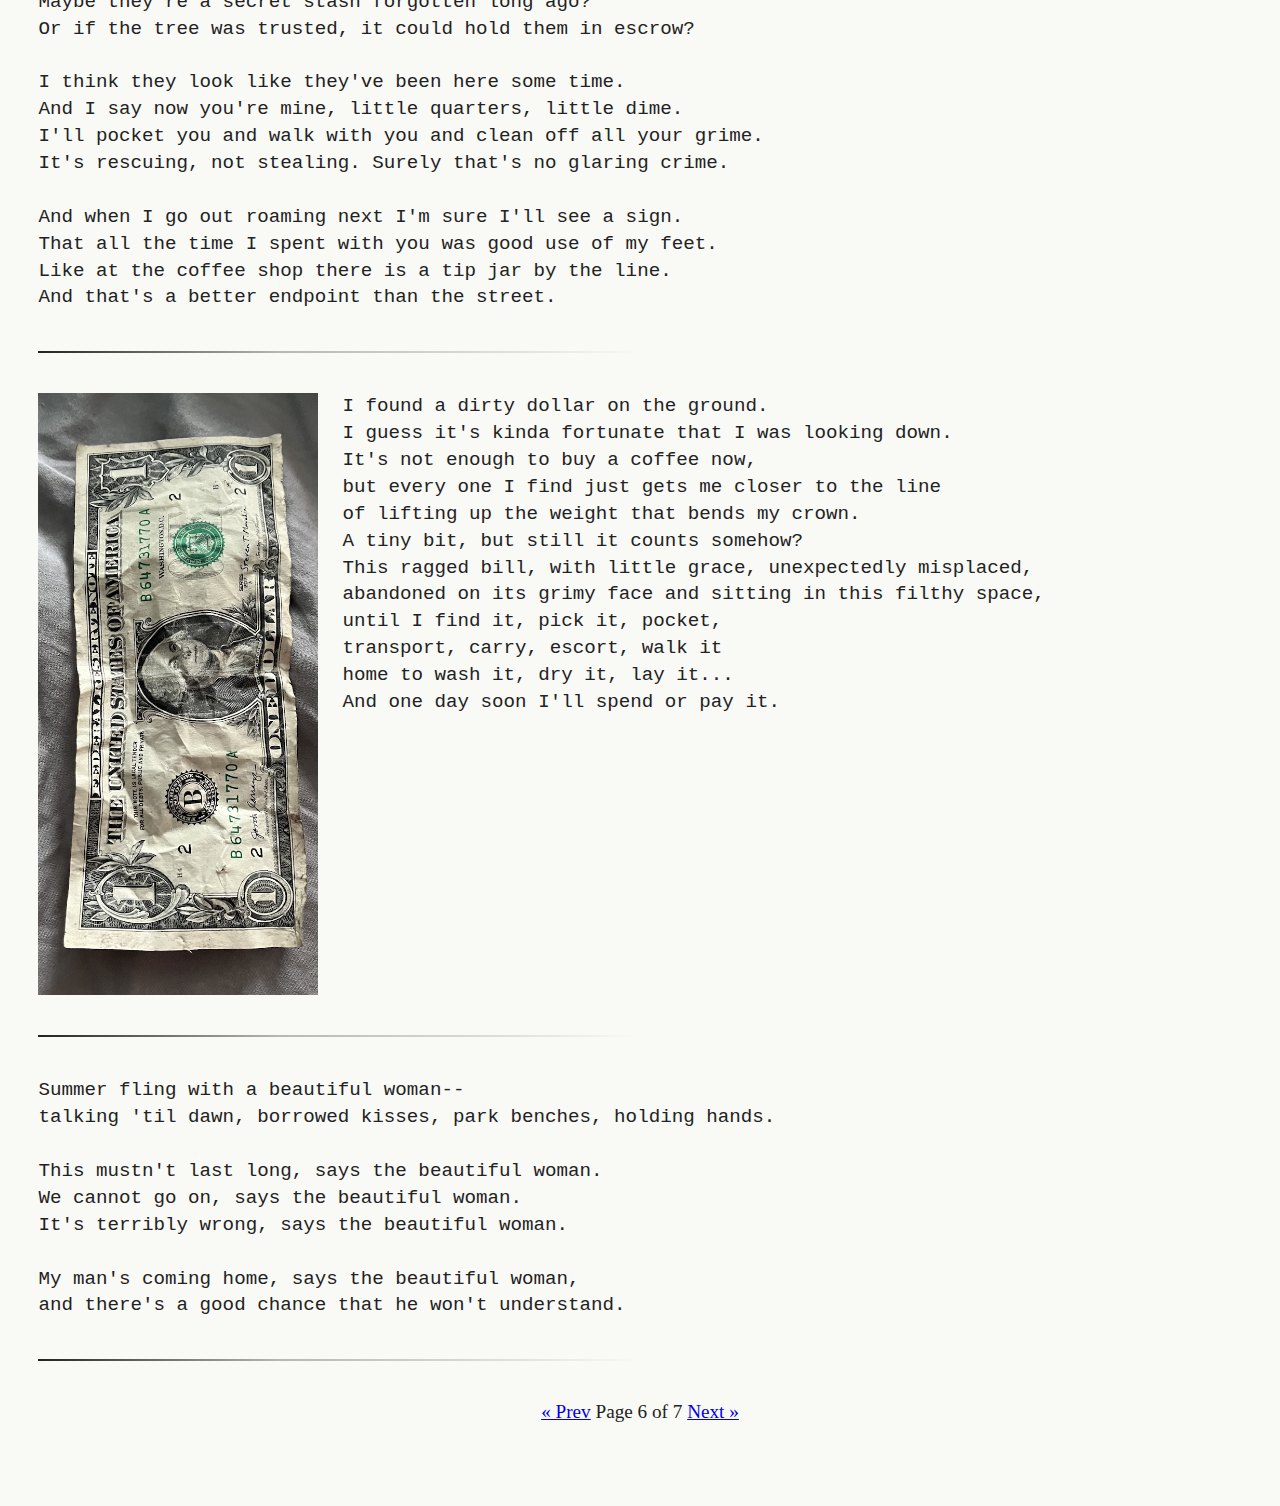
<file: page6.html>
<!DOCTYPE html>
<html lang="en">
<head>
  <meta charset="UTF-8">
  <title>Everyday Majestic Musings</title>
  <meta http-equiv="Cache-Control" content="no-store, no-cache, must-revalidate">
  <meta http-equiv="Pragma" content="no-cache">
  <meta http-equiv="Expires" content="0">
  <link rel="stylesheet" href="style.css">
</head>
<body>
  <header class="banner">
    <h1><a href="poems.html" style="color: inherit; text-decoration: none;">Everyday Majestic Musings</a></h1>
  </header>
  <main>
<div class="poem-block" id="poem-25">
<div class="poem-unit">
  <div class="image-row">
    <img src="images/HappyBirthday.jpg" alt="HappyBirthday" style="width:500px">
  </div>
  <pre>Happy Birthday, so they say!
You woke up! It's a brand new day!
The sunlight glows through gauzy curtains.
The day ahead's not set for certain!
Good morning! Good morning!
An expression of joy.
The universe beckons!
Get moving, cowboy!
Your friends have been waiting!
There's life to be done!
Memory creating!
Enjoying each one!

When greeting, when leaving,
in morning, in evening,
not timely, just feelings
'bout seeing someone.

Good morning. Good morning.
Happy birthday.</pre>
</div>
</div>
    <hr>
<div class="poem-block" id="poem-26">
<div class="poem-unit">
  <a href="https://en.wikipedia.org/wiki/Nonet" target="_blank">https://en.wikipedia.org/wiki/Nonet</a>
  <pre>
9. A farmer works for years in the fields
8. by carthorse hooves and steel plough wheels
7. grinding ground to greater yields
6. from birth until she keels.
5. To market she wields
4. with "Farm Fresh" seals
3. veg unpeeled.
2. Who'll deal?
1. We'll.</pre>
</div>
</div>
    <hr>
<div class="poem-block" id="poem-27">
<div class="poem-unit">
  <pre>Three coins catch the corner of my eye.
Quarter, quarter, dime, how'd you get there little guys?
Shining shyly from a pile of leaves,
tucked into a crevice underneath a shady tree.

Maybe someone put you there to grow?
"Money grows on trees" is how I think the saying goes?
Or is that backwards? I don't really know.
Maybe they're a secret stash forgotten long ago?
Or if the tree was trusted, it could hold them in escrow?

I think they look like they've been here some time.
And I say now you're mine, little quarters, little dime.
I'll pocket you and walk with you and clean off all your grime.
It's rescuing, not stealing. Surely that's no glaring crime.

And when I go out roaming next I'm sure I'll see a sign.
That all the time I spent with you was good use of my feet.
Like at the coffee shop there is a tip jar by the line.
And that's a better endpoint than the street.</pre>
</div>
</div>
    <hr>
<div class="poem-block" id="poem-28">
<div class="poem-unit left-image">
  <div class="image-column">
    <img src="images/Dollar.jpg" alt="Dollar">
  </div>
  <pre>I found a dirty dollar on the ground.
I guess it's kinda fortunate that I was looking down.
It's not enough to buy a coffee now,
but every one I find just gets me closer to the line
of lifting up the weight that bends my crown.
A tiny bit, but still it counts somehow?
This ragged bill, with little grace, unexpectedly misplaced,
abandoned on its grimy face and sitting in this filthy space,
until I find it, pick it, pocket,
transport, carry, escort, walk it
home to wash it, dry it, lay it...
And one day soon I'll spend or pay it.</pre>
</div>
</div>
    <hr>
<div class="poem-block" id="poem-29">
<div class="poem-unit">
  <pre>Summer fling with a beautiful woman--
talking 'til dawn, borrowed kisses, park benches, holding hands.

This mustn't last long, says the beautiful woman.
We cannot go on, says the beautiful woman.
It's terribly wrong, says the beautiful woman.

My man's coming home, says the beautiful woman,
and there's a good chance that he won't understand.</pre>
</div>
</div>
    <hr>
<div class="pagination" style="text-align:center;margin:2em 0 1em 0;font-size:1.2em;">
<a href="page5.html">&laquo; Prev</a>  Page 6 of 7 <a href="page7.html">Next &raquo;</a></div>
  </main>
  <script>

  document.addEventListener('DOMContentLoaded', function() {
    document.querySelectorAll('img').forEach(function(img) {
      img.addEventListener('click', function(e) {
        if (img.classList.contains('enlarged-image')) {
          img.classList.remove('enlarged-image');
          const backdrop = document.querySelector('.enlarged-image-backdrop');
          if (backdrop) backdrop.remove();
        } else {
          const backdrop = document.createElement('div');
          backdrop.className = 'enlarged-image-backdrop';
          backdrop.onclick = function() {
            img.classList.remove('enlarged-image');
            backdrop.remove();
          };
          document.body.appendChild(backdrop);
          img.classList.add('enlarged-image');
        }
        e.stopPropagation();
      });
    });
  });
          </script>
</body>
</html>
</file>
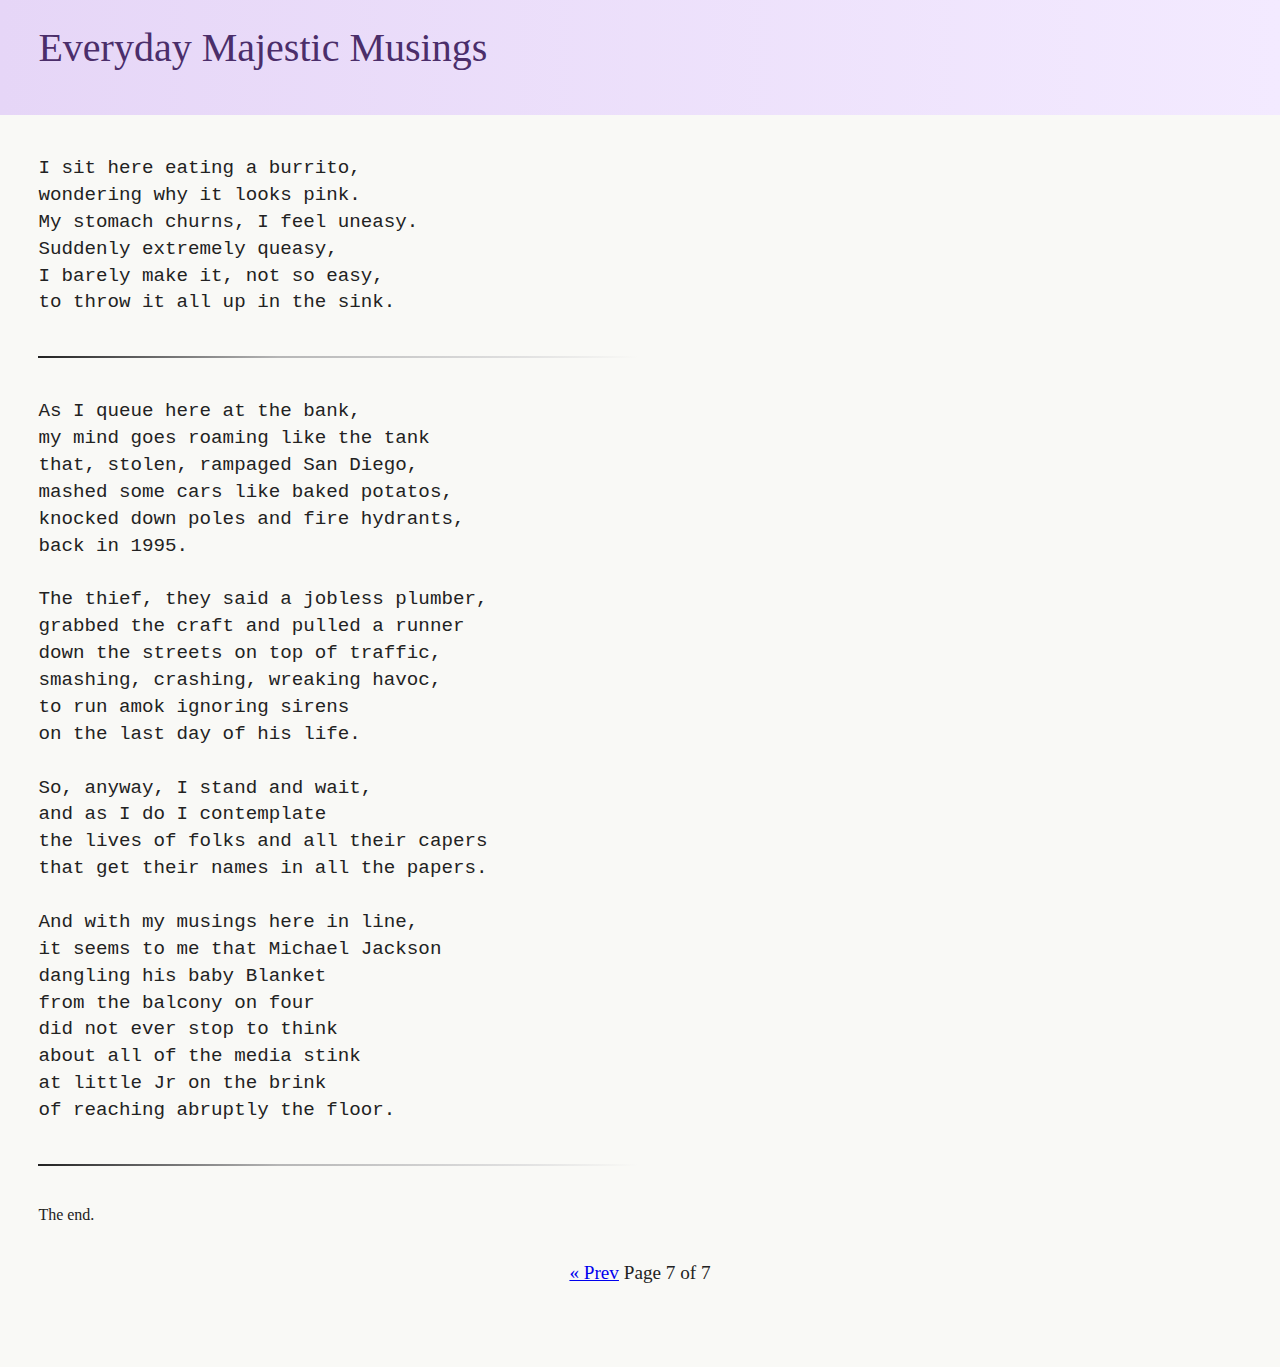
<file: page7.html>
<!DOCTYPE html>
<html lang="en">
<head>
  <meta charset="UTF-8">
  <title>Everyday Majestic Musings</title>
  <meta http-equiv="Cache-Control" content="no-store, no-cache, must-revalidate">
  <meta http-equiv="Pragma" content="no-cache">
  <meta http-equiv="Expires" content="0">
  <link rel="stylesheet" href="style.css">
</head>
<body>
  <header class="banner">
    <h1>Everyday Majestic Musings</h1>
  </header>
  <main>
<div class="poem-block">
<div class="poem-unit">
  <pre>I sit here eating a burrito,
wondering why it looks pink.
My stomach churns, I feel uneasy.
Suddenly extremely queasy,
I barely make it, not so easy,
to throw it all up in the sink.</pre>
</div>
</div>
    <hr>
<div class="poem-block">
<div class="poem-unit">
  <pre>As I queue here at the bank,
my mind goes roaming like the tank
that, stolen, rampaged San Diego,
mashed some cars like baked potatos,
knocked down poles and fire hydrants,
back in 1995.

The thief, they said a jobless plumber,
grabbed the craft and pulled a runner
down the streets on top of traffic,
smashing, crashing, wreaking havoc,
to run amok ignoring sirens
on the last day of his life.

So, anyway, I stand and wait,
and as I do I contemplate
the lives of folks and all their capers
that get their names in all the papers.

And with my musings here in line,
it seems to me that Michael Jackson
dangling his baby Blanket
from the balcony on four
did not ever stop to think
about all of the media stink
at little Jr on the brink
of reaching abruptly the floor.</pre>
</div>
</div>
    <hr>
The end.
<div class="pagination" style="text-align:center;margin:2em 0 1em 0;font-size:1.2em;">
<a href="page6.html">&laquo; Prev</a>  Page 7 of 7 </div>
  </main>
  <script>

  document.addEventListener('DOMContentLoaded', function() {
    document.querySelectorAll('img').forEach(function(img) {
      img.addEventListener('click', function(e) {
        if (img.classList.contains('enlarged-image')) {
          img.classList.remove('enlarged-image');
          const backdrop = document.querySelector('.enlarged-image-backdrop');
          if (backdrop) backdrop.remove();
        } else {
          const backdrop = document.createElement('div');
          backdrop.className = 'enlarged-image-backdrop';
          backdrop.onclick = function() {
            img.classList.remove('enlarged-image');
            backdrop.remove();
          };
          document.body.appendChild(backdrop);
          img.classList.add('enlarged-image');
        }
        e.stopPropagation();
      });
    });
  });
          </script>
</body>
</html>
</file>
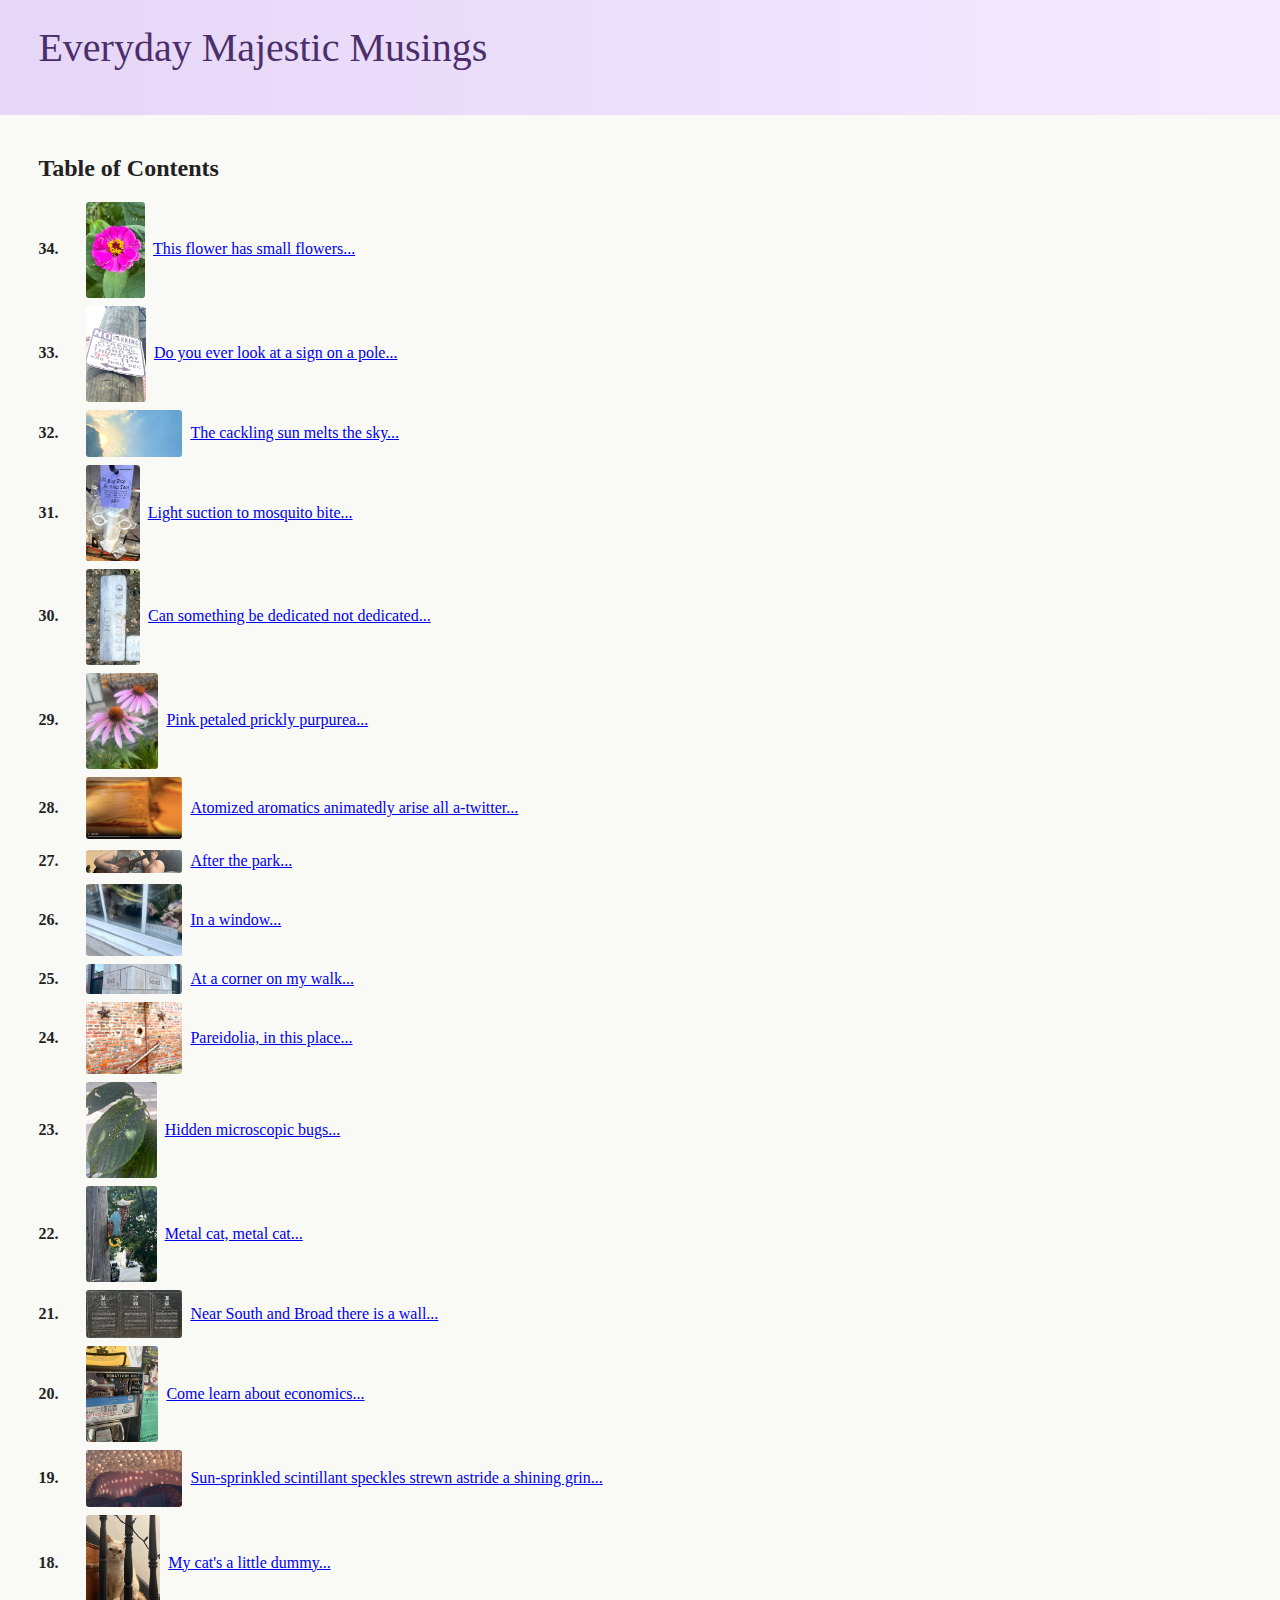
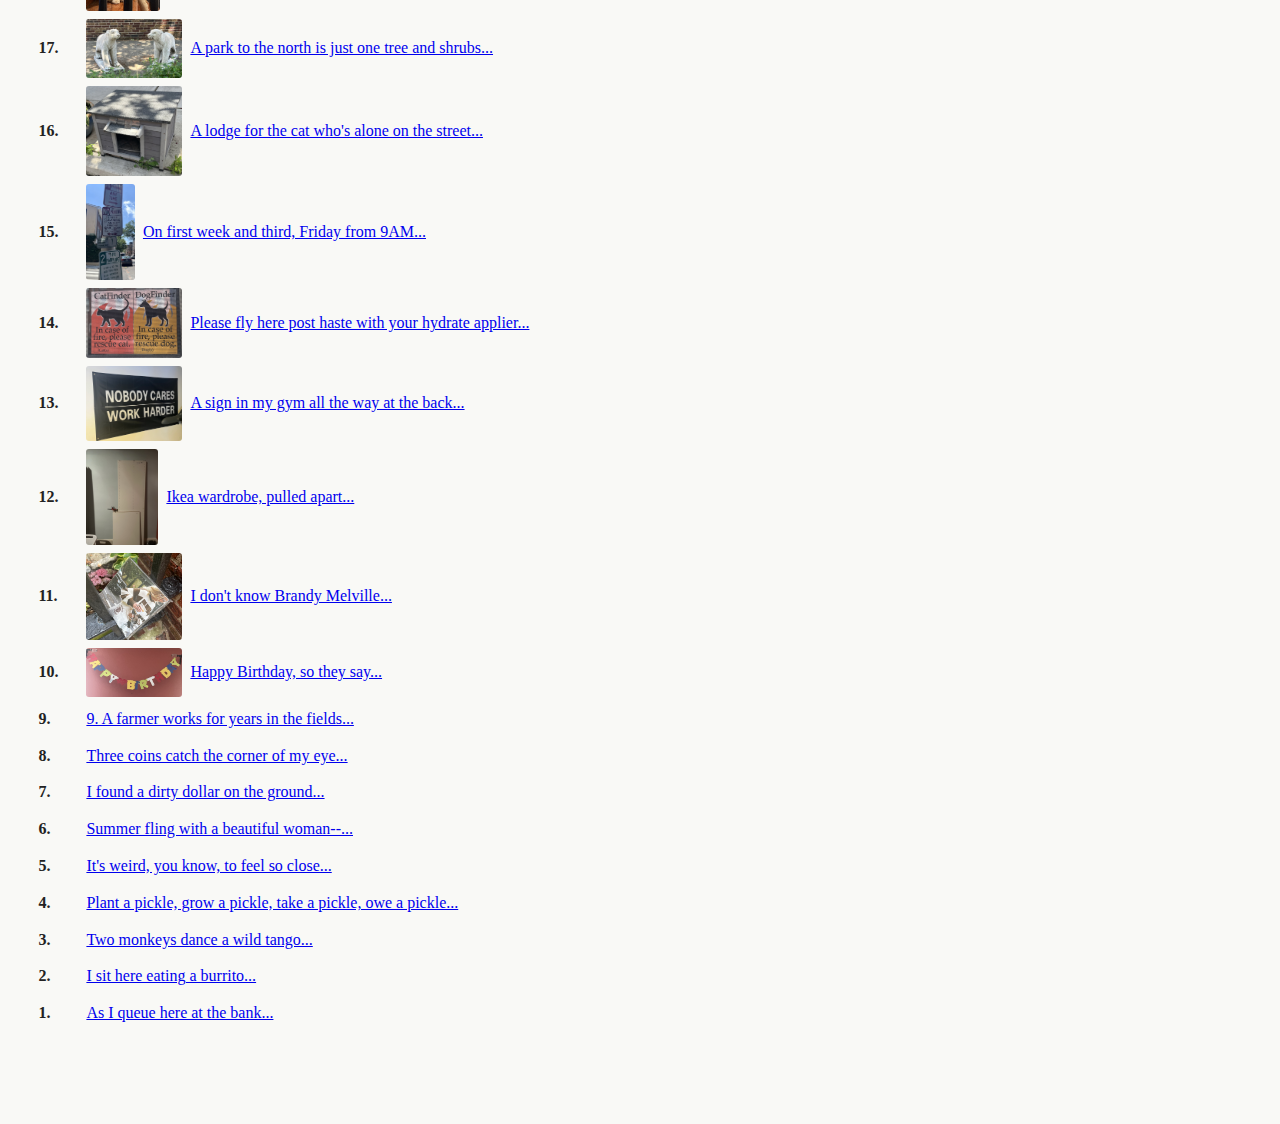
<file: poems.html>
<!DOCTYPE html>
<html lang="en">
<head>
  <meta charset="UTF-8">
  <title>Table of Contents - Everyday Majestic Musings</title>
  <meta http-equiv="Cache-Control" content="no-store, no-cache, must-revalidate">
  <meta http-equiv="Pragma" content="no-cache">
  <meta http-equiv="Expires" content="0">
  <link rel="stylesheet" href="style.css">
</head>
<body>
  <header class="banner">
    <h1><a href="/" style="color: inherit; text-decoration: none;">Everyday Majestic Musings</a></h1>
  </header>
  <main>
    <h2>Table of Contents</h2>
    <ul style="line-height: 1.8; margin-bottom: 2em; list-style: none; padding-left: 0;">
      <li style="display: flex; align-items: center; margin-bottom: 0.5em;"><span style="font-weight: bold; min-width: 2.5em; margin-right: 0.5em;">34.</span><img src="images/Asteraceae.jpg" alt="" style="max-width: 96px; max-height: 96px; margin-right: 0.5em; vertical-align: middle; border-radius: 3px; cursor: default;"><a href="index.html#poem-0">This flower has small flowers...</a></li>
      <li style="display: flex; align-items: center; margin-bottom: 0.5em;"><span style="font-weight: bold; min-width: 2.5em; margin-right: 0.5em;">33.</span><img src="images/AlteredSign.jpg" alt="" style="max-width: 96px; max-height: 96px; margin-right: 0.5em; vertical-align: middle; border-radius: 3px; cursor: default;"><a href="index.html#poem-1">Do you ever look at a sign on a pole...</a></li>
      <li style="display: flex; align-items: center; margin-bottom: 0.5em;"><span style="font-weight: bold; min-width: 2.5em; margin-right: 0.5em;">32.</span><img src="images/CacklingSun.jpg" alt="" style="max-width: 96px; max-height: 96px; margin-right: 0.5em; vertical-align: middle; border-radius: 3px; cursor: default;"><a href="index.html#poem-2">The cackling sun melts the sky...</a></li>
      <li style="display: flex; align-items: center; margin-bottom: 0.5em;"><span style="font-weight: bold; min-width: 2.5em; margin-right: 0.5em;">31.</span><img src="images/SuctionTool.jpg" alt="" style="max-width: 96px; max-height: 96px; margin-right: 0.5em; vertical-align: middle; border-radius: 3px; cursor: default;"><a href="index.html#poem-3">Light suction to mosquito bite...</a></li>
      <li style="display: flex; align-items: center; margin-bottom: 0.5em;"><span style="font-weight: bold; min-width: 2.5em; margin-right: 0.5em;">30.</span><img src="images/NotDedicated.jpg" alt="" style="max-width: 96px; max-height: 96px; margin-right: 0.5em; vertical-align: middle; border-radius: 3px; cursor: default;"><a href="index.html#poem-4">Can something be dedicated not dedicated...</a></li>
      <li style="display: flex; align-items: center; margin-bottom: 0.5em;"><span style="font-weight: bold; min-width: 2.5em; margin-right: 0.5em;">29.</span><img src="images/Puffball.jpg" alt="" style="max-width: 96px; max-height: 96px; margin-right: 0.5em; vertical-align: middle; border-radius: 3px; cursor: default;"><a href="page2.html#poem-5">Pink petaled prickly purpurea...</a></li>
      <li style="display: flex; align-items: center; margin-bottom: 0.5em;"><span style="font-weight: bold; min-width: 2.5em; margin-right: 0.5em;">28.</span><img src="images/Bubbles.jpg" alt="" style="max-width: 96px; max-height: 96px; margin-right: 0.5em; vertical-align: middle; border-radius: 3px; cursor: default;"><a href="page2.html#poem-6">Atomized aromatics animatedly arise all a-twitter...</a></li>
      <li style="display: flex; align-items: center; margin-bottom: 0.5em;"><span style="font-weight: bold; min-width: 2.5em; margin-right: 0.5em;">27.</span><img src="images/Serenade.jpg" alt="" style="max-width: 96px; max-height: 96px; margin-right: 0.5em; vertical-align: middle; border-radius: 3px; cursor: default;"><a href="page2.html#poem-7">After the park...</a></li>
      <li style="display: flex; align-items: center; margin-bottom: 0.5em;"><span style="font-weight: bold; min-width: 2.5em; margin-right: 0.5em;">26.</span><img src="images/Peanut.jpg" alt="" style="max-width: 96px; max-height: 96px; margin-right: 0.5em; vertical-align: middle; border-radius: 3px; cursor: default;"><a href="page2.html#poem-8">In a window...</a></li>
      <li style="display: flex; align-items: center; margin-bottom: 0.5em;"><span style="font-weight: bold; min-width: 2.5em; margin-right: 0.5em;">25.</span><img src="images/BeckSecond.jpg" alt="" style="max-width: 96px; max-height: 96px; margin-right: 0.5em; vertical-align: middle; border-radius: 3px; cursor: default;"><a href="page2.html#poem-9">At a corner on my walk...</a></li>
      <li style="display: flex; align-items: center; margin-bottom: 0.5em;"><span style="font-weight: bold; min-width: 2.5em; margin-right: 0.5em;">24.</span><img src="images/Pareidolia.jpg" alt="" style="max-width: 96px; max-height: 96px; margin-right: 0.5em; vertical-align: middle; border-radius: 3px; cursor: default;"><a href="page3.html#poem-10">Pareidolia, in this place...</a></li>
      <li style="display: flex; align-items: center; margin-bottom: 0.5em;"><span style="font-weight: bold; min-width: 2.5em; margin-right: 0.5em;">23.</span><img src="images/TinyBugs.jpg" alt="" style="max-width: 96px; max-height: 96px; margin-right: 0.5em; vertical-align: middle; border-radius: 3px; cursor: default;"><a href="page3.html#poem-11">Hidden microscopic bugs...</a></li>
      <li style="display: flex; align-items: center; margin-bottom: 0.5em;"><span style="font-weight: bold; min-width: 2.5em; margin-right: 0.5em;">22.</span><img src="images/MetalCat.jpg" alt="" style="max-width: 96px; max-height: 96px; margin-right: 0.5em; vertical-align: middle; border-radius: 3px; cursor: default;"><a href="page3.html#poem-12">Metal cat, metal cat...</a></li>
      <li style="display: flex; align-items: center; margin-bottom: 0.5em;"><span style="font-weight: bold; min-width: 2.5em; margin-right: 0.5em;">21.</span><img src="images/NightHatDark.jpg" alt="" style="max-width: 96px; max-height: 96px; margin-right: 0.5em; vertical-align: middle; border-radius: 3px; cursor: default;"><a href="page3.html#poem-13">Near South and Broad there is a wall...</a></li>
      <li style="display: flex; align-items: center; margin-bottom: 0.5em;"><span style="font-weight: bold; min-width: 2.5em; margin-right: 0.5em;">20.</span><img src="images/AllCallsFree.jpg" alt="" style="max-width: 96px; max-height: 96px; margin-right: 0.5em; vertical-align: middle; border-radius: 3px; cursor: default;"><a href="page3.html#poem-14">Come learn about economics...</a></li>
      <li style="display: flex; align-items: center; margin-bottom: 0.5em;"><span style="font-weight: bold; min-width: 2.5em; margin-right: 0.5em;">19.</span><img src="images/Speckles1.jpg" alt="" style="max-width: 96px; max-height: 96px; margin-right: 0.5em; vertical-align: middle; border-radius: 3px; cursor: default;"><a href="page4.html#poem-15">Sun-sprinkled scintillant speckles strewn astride a shining grin...</a></li>
      <li style="display: flex; align-items: center; margin-bottom: 0.5em;"><span style="font-weight: bold; min-width: 2.5em; margin-right: 0.5em;">18.</span><img src="images/ArthurOnTheStairs.jpg" alt="" style="max-width: 96px; max-height: 96px; margin-right: 0.5em; vertical-align: middle; border-radius: 3px; cursor: default;"><a href="page4.html#poem-16">My cat's a little dummy...</a></li>
      <li style="display: flex; align-items: center; margin-bottom: 0.5em;"><span style="font-weight: bold; min-width: 2.5em; margin-right: 0.5em;">17.</span><img src="images/StonePolarbears.jpg" alt="" style="max-width: 96px; max-height: 96px; margin-right: 0.5em; vertical-align: middle; border-radius: 3px; cursor: default;"><a href="page4.html#poem-17">A park to the north is just one tree and shrubs...</a></li>
      <li style="display: flex; align-items: center; margin-bottom: 0.5em;"><span style="font-weight: bold; min-width: 2.5em; margin-right: 0.5em;">16.</span><img src="images/CatHouse.jpg" alt="" style="max-width: 96px; max-height: 96px; margin-right: 0.5em; vertical-align: middle; border-radius: 3px; cursor: default;"><a href="page4.html#poem-18">A lodge for the cat who's alone on the street...</a></li>
      <li style="display: flex; align-items: center; margin-bottom: 0.5em;"><span style="font-weight: bold; min-width: 2.5em; margin-right: 0.5em;">15.</span><img src="images/NoParking.jpg" alt="" style="max-width: 96px; max-height: 96px; margin-right: 0.5em; vertical-align: middle; border-radius: 3px; cursor: default;"><a href="page4.html#poem-19">On first week and third, Friday from 9AM...</a></li>
      <li style="display: flex; align-items: center; margin-bottom: 0.5em;"><span style="font-weight: bold; min-width: 2.5em; margin-right: 0.5em;">14.</span><img src="images/SaveMyPets.jpg" alt="" style="max-width: 96px; max-height: 96px; margin-right: 0.5em; vertical-align: middle; border-radius: 3px; cursor: default;"><a href="page5.html#poem-20">Please fly here post haste with your hydrate applier...</a></li>
      <li style="display: flex; align-items: center; margin-bottom: 0.5em;"><span style="font-weight: bold; min-width: 2.5em; margin-right: 0.5em;">13.</span><img src="images/WorkHarder.jpg" alt="" style="max-width: 96px; max-height: 96px; margin-right: 0.5em; vertical-align: middle; border-radius: 3px; cursor: default;"><a href="page5.html#poem-21">A sign in my gym all the way at the back...</a></li>
      <li style="display: flex; align-items: center; margin-bottom: 0.5em;"><span style="font-weight: bold; min-width: 2.5em; margin-right: 0.5em;">12.</span><img src="images/IkeaWardrobe.jpg" alt="" style="max-width: 96px; max-height: 96px; margin-right: 0.5em; vertical-align: middle; border-radius: 3px; cursor: default;"><a href="page5.html#poem-22">Ikea wardrobe, pulled apart...</a></li>
      <li style="display: flex; align-items: center; margin-bottom: 0.5em;"><span style="font-weight: bold; min-width: 2.5em; margin-right: 0.5em;">11.</span><img src="images/BrandyMelville1.jpg" alt="" style="max-width: 96px; max-height: 96px; margin-right: 0.5em; vertical-align: middle; border-radius: 3px; cursor: default;"><a href="page5.html#poem-23">I don't know Brandy Melville...</a></li>
      <li style="display: flex; align-items: center; margin-bottom: 0.5em;"><span style="font-weight: bold; min-width: 2.5em; margin-right: 0.5em;">10.</span><img src="images/HappyBirthday.jpg" alt="" style="max-width: 96px; max-height: 96px; margin-right: 0.5em; vertical-align: middle; border-radius: 3px; cursor: default;"><a href="page5.html#poem-24">Happy Birthday, so they say...</a></li>
      <li style="display: flex; align-items: center; margin-bottom: 0.5em;"><span style="font-weight: bold; min-width: 2.5em; margin-right: 0.5em;">9.</span><a href="page6.html#poem-25">9. A farmer works for years in the fields...</a></li>
      <li style="display: flex; align-items: center; margin-bottom: 0.5em;"><span style="font-weight: bold; min-width: 2.5em; margin-right: 0.5em;">8.</span><a href="page6.html#poem-26">Three coins catch the corner of my eye...</a></li>
      <li style="display: flex; align-items: center; margin-bottom: 0.5em;"><span style="font-weight: bold; min-width: 2.5em; margin-right: 0.5em;">7.</span><a href="page6.html#poem-27">I found a dirty dollar on the ground...</a></li>
      <li style="display: flex; align-items: center; margin-bottom: 0.5em;"><span style="font-weight: bold; min-width: 2.5em; margin-right: 0.5em;">6.</span><a href="page6.html#poem-28">Summer fling with a beautiful woman--...</a></li>
      <li style="display: flex; align-items: center; margin-bottom: 0.5em;"><span style="font-weight: bold; min-width: 2.5em; margin-right: 0.5em;">5.</span><a href="page6.html#poem-29">It's weird, you know, to feel so close...</a></li>
      <li style="display: flex; align-items: center; margin-bottom: 0.5em;"><span style="font-weight: bold; min-width: 2.5em; margin-right: 0.5em;">4.</span><a href="page7.html#poem-30">Plant a pickle, grow a pickle, take a pickle, owe a pickle...</a></li>
      <li style="display: flex; align-items: center; margin-bottom: 0.5em;"><span style="font-weight: bold; min-width: 2.5em; margin-right: 0.5em;">3.</span><a href="page7.html#poem-31">Two monkeys dance a wild tango...</a></li>
      <li style="display: flex; align-items: center; margin-bottom: 0.5em;"><span style="font-weight: bold; min-width: 2.5em; margin-right: 0.5em;">2.</span><a href="page7.html#poem-32">I sit here eating a burrito...</a></li>
      <li style="display: flex; align-items: center; margin-bottom: 0.5em;"><span style="font-weight: bold; min-width: 2.5em; margin-right: 0.5em;">1.</span><a href="page7.html#poem-33">As I queue here at the bank...</a></li>
    </ul>
  </main>
</body>
</html>
</file>
<file: style.css>
body {
  background: #f9f9f6;
  font-family: Georgia, 'Times New Roman', serif;
  color: #222;
  margin: 0;
  padding: 0;
}

header.banner {
  width: 100%;
  background: linear-gradient(90deg, #e6d6f7 0%, #f3eaff 100%);
  padding: 1.5em 3vw 2em 3vw;
  box-sizing: border-box;
  margin-bottom: 2.5em;
}

header.banner h1 {
  margin: 0 0 0.3em 0;
  font-size: 2.5em;
  font-weight: normal;
  color: #4b2e6a;
  text-align: left;
}

.table-of-contents-link {
  display: block;
  color: #6b4c7a;
  text-decoration: underline;
  font-size: 1.1em;
  margin-top: 2em;
}

.table-of-contents-link:hover {
  color: #4b2e6a;
}

.poem-number {
  font-size: 2em;
  font-weight: bold;
  color: #b8a3d2;
  text-align: left;
  margin-bottom: 0.2em;
  font-family: 'Arial Black', Arial, sans-serif;
}

.poem-unit {
  display: block;
}

.left-image {
  display: flex;
  align-items: flex-start;
  gap: 1.5em;
  flex-wrap: wrap;
}

.image-column {
  flex: 0 0 280px;
  width: 280px;
  max-width: 280px;
  display: flex;
  flex-direction: column;
  align-items: flex-start;
  gap: 0.2em;
}

.image-column img {
  width: 100%;
  height: auto;
  display: block;
}

.image-column video {
  width: 100%;
  height: auto;
  display: block;
}

.image-row {
  display: flex;
  flex-direction: row;
  flex-wrap: wrap;
  gap: 0.2em;
  margin-bottom: 0.2em;
}

hr {
  border: none;
  height: 2px;
  max-width: 600px;
  width: 70%;
  margin: 2.5em 0 2.5em 0;
  background: linear-gradient(to right, #222 0%, #b6b6b6 40%, #e0e0e0 80%, rgba(224,224,224,0) 100%);
}

.text-content {
  margin-top: 0.4em;
}

pre {
  margin: 0;
  padding: 0;
  font-size: 1.2em;
  line-height: 1.4;
  font-family: 'Menlo', 'Monaco', 'Consolas', 'Liberation Mono', 'Courier New', monospace;
  overflow-x: auto;
  max-width: 100%;
  position: relative;
}

.blank-line {
  height: 0.70em;
}

pre.small-text {
  font-size: 1.0em;
}


.poem-unit {
  position: relative;
}

.overflow-indicator-right {
  position: absolute;
  top: 0;
  right: -16px;
  width: 32px;
  opacity: 0.8;
  pointer-events: none;
  z-index: 10;
  display: none;
  font-family: monospace;
  font-size: 20px;
  font-weight: 900;
  line-height: 18px;
  color: #8b6bb1;
  overflow: hidden;
}

.overflow-indicator-right::before {
  content: '>\A>\A>\A>\A>\A>\A>\A>\A>\A>\A>\A>\A>\A>\A>\A>\A>\A>\A>\A>\A>\A>\A>\A>\A>\A>\A>\A>\A>\A>\A>\A>\A>\A>\A>\A>\A>\A>\A>\A>\A>\A>\A>\A>\A>\A>\A>\A>\A>\A>\A>\A>\A>\A>\A>\A>\A>\A>\A>\A>\A>\A>\A>\A>\A>\A>\A>\A>\A>\A>\A>\A>\A>\A>\A>\A>\A>\A>\A>\A>\A>\A>\A>\A>\A>\A>\A>\A>\A>\A>\A>\A>\A>\A>\A>\A>\A>\A>\A>\A>\A>';
  white-space: pre;
  position: absolute;
  right: -4px;
  top: 0;
  height: 100%;
  width: 12px;
  font-family: Arial, sans-serif;
  font-size: 18px;
  font-weight: 900;
  line-height: 18px;
  color: #8b6bb1;
  background: rgba(249, 249, 246, 1);
  transform: scaleX(1.3);
  transform-origin: right center;
}

.overflow-indicator-left {
  position: absolute;
  top: 0;
  left: -16px;
  width: 32px;
  opacity: 0.8;
  pointer-events: none;
  z-index: 10;
  display: none;
  font-family: monospace;
  font-size: 20px;
  font-weight: 900;
  line-height: 18px;
  color: #8b6bb1;
  overflow: hidden;
}

.overflow-indicator-left::before {
  content: '<\A<\A<\A<\A<\A<\A<\A<\A<\A<\A<\A<\A<\A<\A<\A<\A<\A<\A<\A<\A<\A<\A<\A<\A<\A<\A<\A<\A<\A<\A<\A<\A<\A<\A<\A<\A<\A<\A<\A<\A<\A<\A<\A<\A<\A<\A<\A<\A<\A<\A<\A<\A<\A<\A<\A<\A<\A<\A<\A<\A<\A<\A<\A<\A<\A<\A<\A<\A<\A<\A<\A<\A<\A<\A<\A<\A<\A<\A<\A<\A<\A<\A<\A<\A<\A<\A<\A<\A<\A<\A<\A<\A<\A<\A<\A<\A<\A<\A<\A<\A<\A<\A<\A<\A<\A<\A<\A<\A<\A<\A';
  white-space: pre;
  position: absolute;
  left: -4px;
  top: 0;
  height: 100%;
  width: 12px;
  font-family: Arial, sans-serif;
  font-size: 18px;
  font-weight: 900;
  line-height: 18px;
  color: #8b6bb1;
  background: rgba(249, 249, 246, 1);
  transform: scaleX(1.3);
  transform-origin: left center;
}

.poem-image {
  cursor: zoom-in;
}

.enlarged-image {
  position: fixed;
  top: 50%;
  left: 50%;
  max-width: 90vw;
  max-height: 90vh;
  width: auto !important;
  height: auto !important;
  transform: translate(-50%, -50%);
  z-index: 1000;
  background: white;
  box-shadow: 0 0 20px rgba(0,0,0,0.7);
  border: 2px solid #333;
  cursor: zoom-out;
}

.enlarged-image-backdrop {
  position: fixed;
  top: 0; left: 0; width: 100vw; height: 100vh;
  background: rgba(0,0,0,0.5);
  z-index: 999;
}

main {
  padding: 0 3vw 5vw 3vw;
}
</file>
